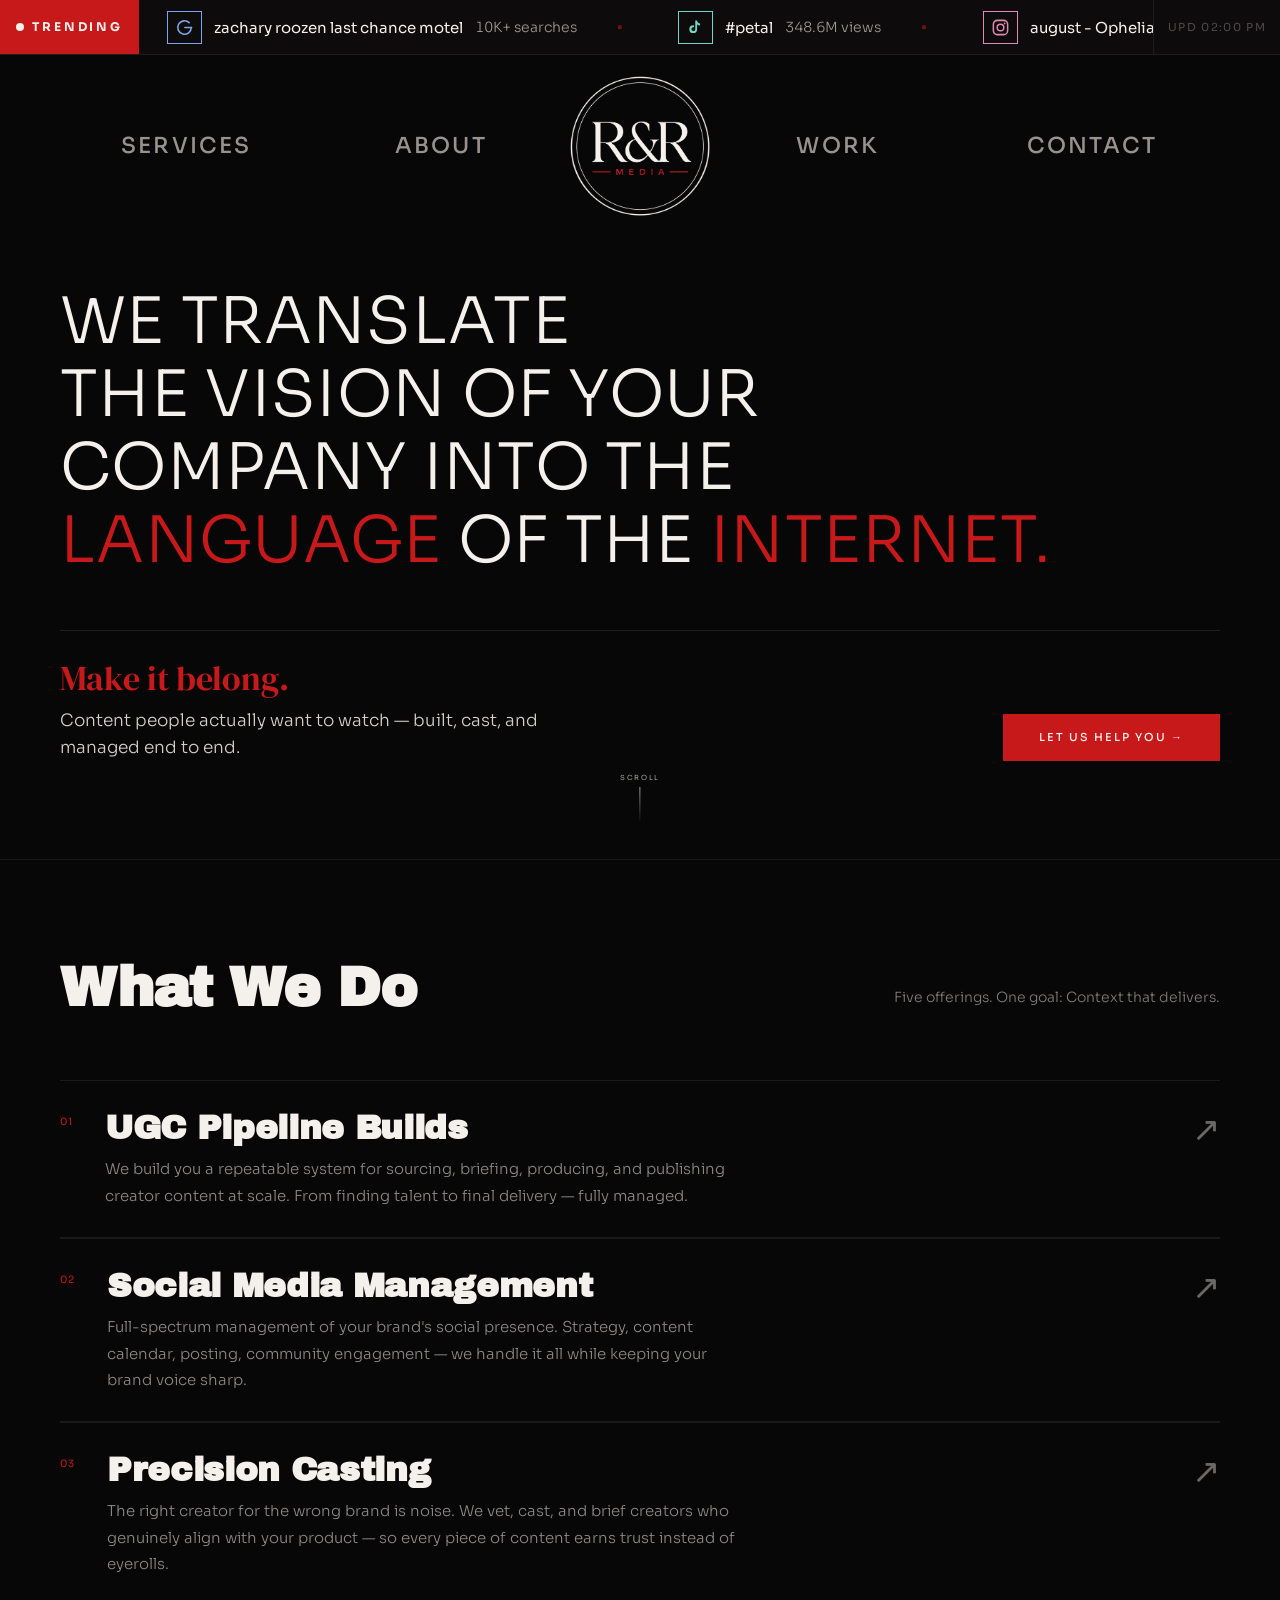
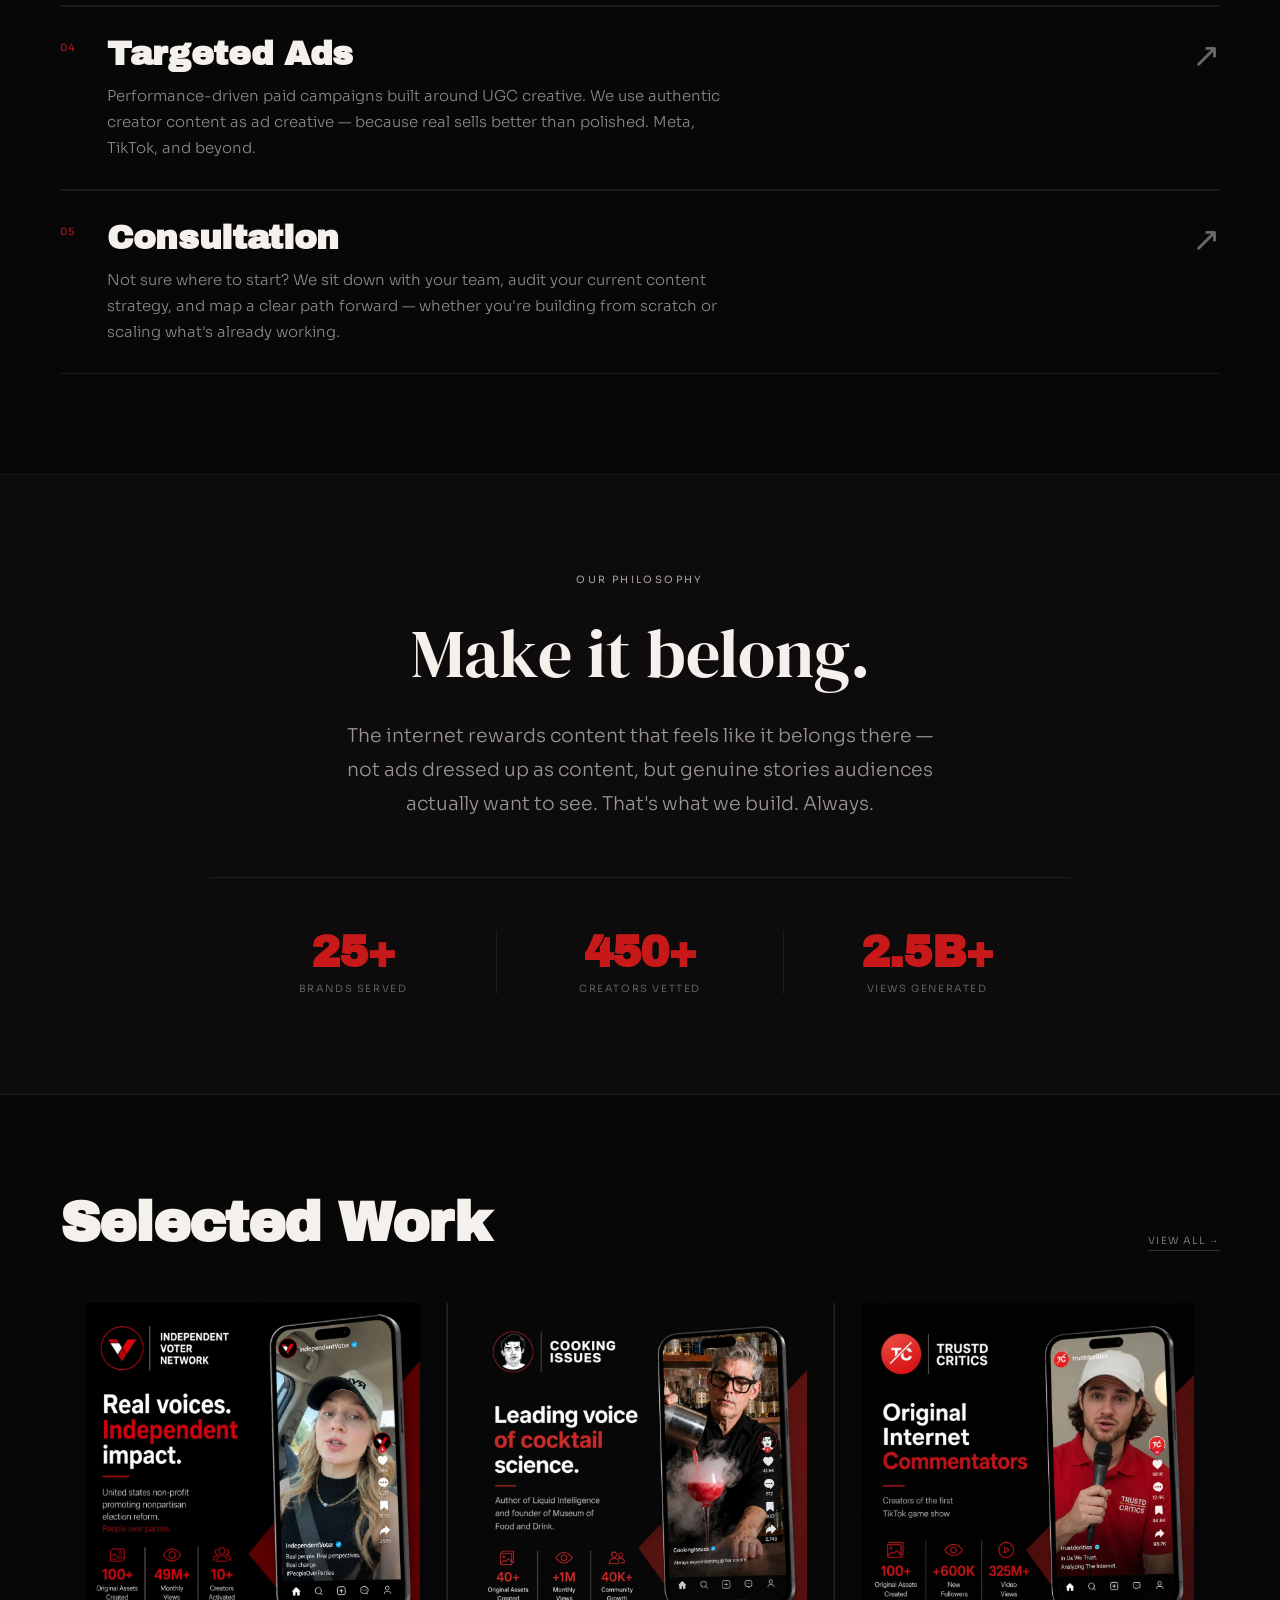
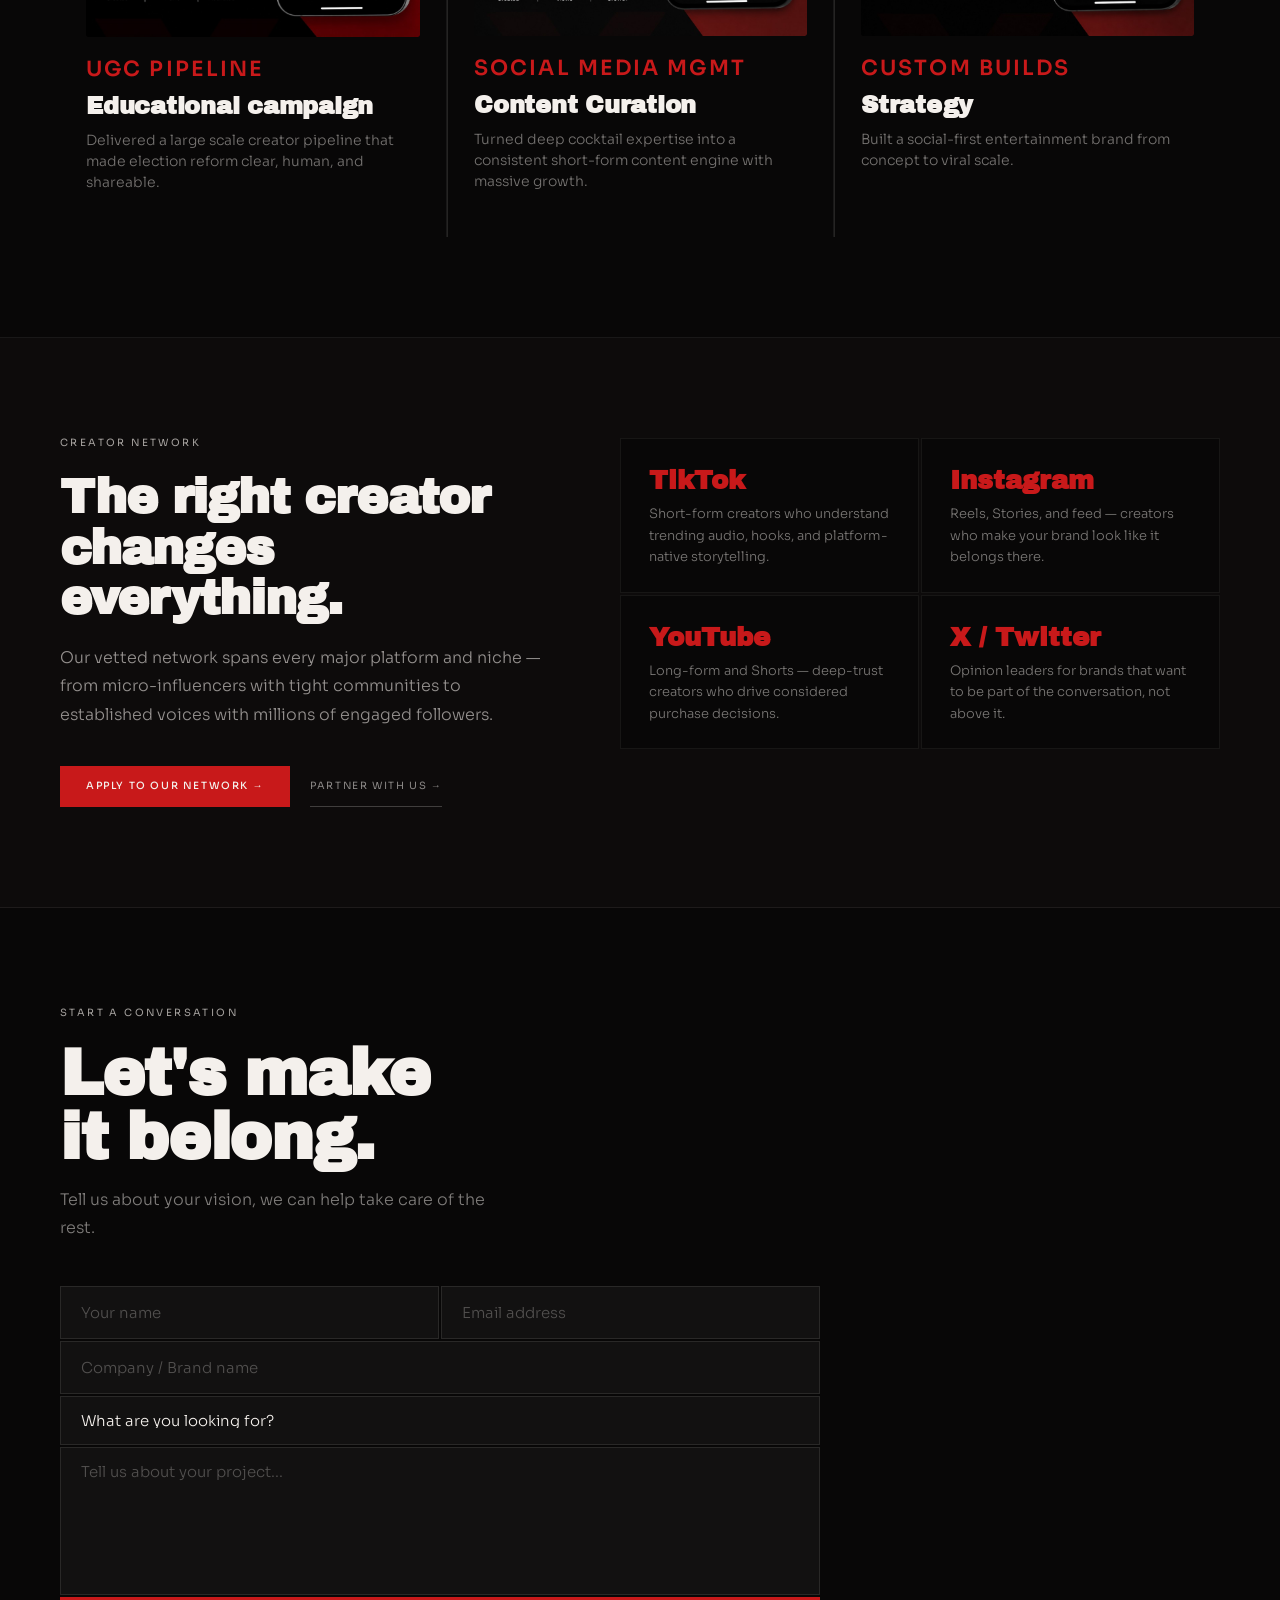
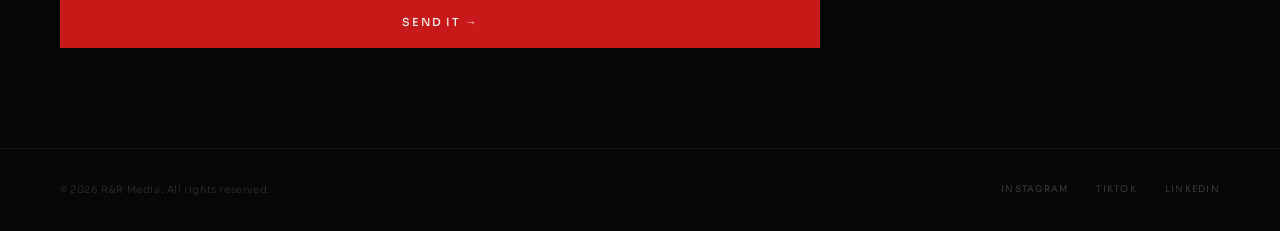
<file: index.html>
<!DOCTYPE html>
<html lang="en">
<head>
<meta charset="utf-8">
<meta name="viewport" content="width=device-width, initial-scale=1, viewport-fit=cover">
<title>R&amp;R Media — Content people actually want to watch</title>
<meta name="description" content="R&amp;R Media builds UGC pipelines, manages social presence, casts creators, and runs performance ads for brands that want content people actually watch.">
<link rel="stylesheet" href="css/styles.css">
<link rel="stylesheet" href="css/home.css">
</head>
<body class="">

<!-- ── Trending ticker (filled from trends/feed.json by js/app.js) ────────── -->
<div class="ttk-bar" role="marquee" aria-label="Trending topics ticker">
  <div class="ttk-label"><span class="ttk-dot"></span><span>TRENDING</span></div>
  <div class="ttk-window"><div class="ttk-track"></div></div>
  <div class="ttk-upd">LIVE</div>
</div>

<!-- ── Nav ────────────────────────────────────────────────────────────────── -->
<nav id="rr-nav">
  <div class="rr-navgrp">
    <a href="#services" class="rrnav-link"><span class="rrnav-roll"><span>Services</span><span aria-hidden="true">Services</span></span></a>
    <a href="#about" class="rrnav-link"><span class="rrnav-roll"><span>About</span><span aria-hidden="true">About</span></span></a>
  </div>

  <a href="#home" class="rr-nav-logo" aria-label="R&amp;R Media — home">
    <img src="assets/rr-badge.png" alt="R&amp;R Media" class="rr-logo-static">
    <img src="assets/rr-badge-inv.png" alt="" class="rr-logo-inv">
    <img src="assets/rr-badge-flat.png" alt="" class="rr-logo-flat">
  </a>

  <div class="rr-navgrp">
    <a href="#work" class="rrnav-link"><span class="rrnav-roll"><span>Work</span><span aria-hidden="true">Work</span></span></a>
    <a href="#contact" class="rrnav-link"><span class="rrnav-roll"><span>Contact</span><span aria-hidden="true">Contact</span></span></a>
  </div>

  <button id="rr-menu-btn" aria-label="Menu">
    <span class="rr-bar"></span><span class="rr-bar"></span><span class="rr-bar"></span>
  </button>
</nav>

<div id="rr-mobile-menu">
  <a href="#services" class="rr-mm-link">Services</a>
  <a href="#about" class="rr-mm-link">About</a>
  <a href="#work" class="rr-mm-link">Work</a>
  <a href="#creators" class="rr-mm-link">Creators</a>
  <a href="#contact" class="rr-mm-link rr-mm-cta">Get in touch</a>
</div>

<div class="rr-navpad"></div>

<!-- ── Hero ───────────────────────────────────────────────────────────────── -->
<section id="home">
  <div class="hero-grid">
    <div>
      <div class="hero-eyebrow" data-reveal>The question every brand is asking &mdash;</div>
      <div class="rr-h1" data-reveal data-d="1">How do you</div>
      <div class="rr-h1" data-reveal data-d="2">create content</div>
      <div class="rr-italic" data-reveal data-d="3">people actually</div>
      <div class="rr-h1" data-reveal data-d="4" style="margin-top:10px;">want to watch?</div>
    </div>
  </div>

  <div class="rr-ansrow" data-reveal data-d="5">
    <div class="ans-copy">
      <span class="ans-lede">Make it belong.</span>
      <span class="ans-sub">We translate the vision of your company into the language of the internet.</span>
    </div>
    <a href="#contact" class="btn-red">Let us help you →</a>
  </div>

  <div class="scroll-cue"><span>Scroll</span><i></i></div>
</section>

<!-- ── Services ───────────────────────────────────────────────────────────── -->
<section id="services" class="sec">
  <div class="sec-head" data-reveal>
    <h2>What We Do</h2>
    <p>Five offerings. One goal: Context that delivers.</p>
  </div>

  <a href="services.html#ugc-pipeline" class="svc-link">
    <div class="svc-row" data-reveal>
      <span class="svc-num">01</span>
      <div style="flex:1;">
        <div class="svc-title">UGC Pipeline Builds</div>
        <div class="svc-desc">We build you a repeatable system for sourcing, briefing, producing, and publishing creator content at scale. From finding talent to final delivery — fully managed.
        </div>
      </div>
      <span class="svc-arrow">↗</span>
    </div>
  </a>

  <a href="services.html#social-media" class="svc-link">
    <div class="svc-row" data-reveal data-d="1">
      <span class="svc-num">02</span>
      <div style="flex:1;">
        <div class="svc-title">Social Media Management</div>
        <div class="svc-desc">Full-spectrum management of your brand's social presence. Strategy, content calendar, posting, community engagement — we handle it all while keeping your brand voice sharp.
        </div>
      </div>
      <span class="svc-arrow">↗</span>
    </div>
  </a>

  <a href="services.html#casting" class="svc-link">
    <div class="svc-row" data-reveal data-d="2">
      <span class="svc-num">03</span>
      <div style="flex:1;">
        <div class="svc-title">Precision Casting</div>
        <div class="svc-desc">The right creator for the wrong brand is noise. We vet, cast, and brief creators who genuinely align with your product — so every piece of content earns trust instead of eyerolls.
        </div>
      </div>
      <span class="svc-arrow">↗</span>
    </div>
  </a>

  <a href="services.html#targeted-ads" class="svc-link">
    <div class="svc-row" data-reveal data-d="3">
      <span class="svc-num">04</span>
      <div style="flex:1;">
        <div class="svc-title">Targeted Ads</div>
        <div class="svc-desc">Performance-driven paid campaigns built around UGC creative. We use authentic creator content as ad creative — because real sells better than polished. Meta, TikTok, and beyond.
        </div>
      </div>
      <span class="svc-arrow">↗</span>
    </div>
  </a>

  <a href="services.html#consultation" class="svc-link">
    <div class="svc-row" data-reveal data-d="4">
      <span class="svc-num">05</span>
      <div style="flex:1;">
        <div class="svc-title">Consultation</div>
        <div class="svc-desc">Not sure where to start? We sit down with your team, audit your current content strategy, and map a clear path forward — whether you're building from scratch or scaling what's already working.
        </div>
      </div>
      <span class="svc-arrow">↗</span>
    </div>
  </a>
</section>

<!-- ── Manifesto ──────────────────────────────────────────────────────────── -->
<section id="about" class="sec sec--panel">
  <div class="manifesto">
    <div class="eyebrow" data-reveal style="margin-bottom:32px;">Our Philosophy</div>
    <div class="rr-mhead" data-reveal data-d="1">Make it belong.</div>
    <div class="manifesto-body" data-reveal data-d="2">The internet rewards content that feels like it belongs there — not ads dressed up as content, but genuine stories audiences actually want to see. That's what we build. Always.</div>
    <div class="rr-stats" data-reveal data-d="3">
      <div><div class="stat-n">25+</div><div class="stat-l">Brands Served</div></div>
      <div><div class="stat-n">450+</div><div class="stat-l">Creators Vetted</div></div>
      <div><div class="stat-n">2.5B+</div><div class="stat-l">Views Generated</div></div>
    </div>
  </div>
</section>

<!-- ── Selected work ──────────────────────────────────────────────────────── -->
<section id="work" class="sec">
  <div class="work-head" data-reveal>
    <h2>Selected Work</h2>
    <a href="#contact" class="work-all">View all →</a>
  </div>

  <div class="rr-wgrid">
    <div class="work-card" data-reveal>
      <div class="work-shot"><img src="assets/work-ivp.jpg" alt="IVP — every voter deserves a voice that matters"></div>
      <div class="work-meta">
        <div class="work-kicker">UGC Pipeline</div>
        <div class="work-name">Educational campaign</div>
        <div class="work-stats">Delivered a large scale creator pipeline that made election reform clear, human, and shareable.</div>
      </div>
    </div>

    <div class="work-card" data-reveal data-d="1">
      <div class="work-shot"><img src="assets/work-cooking-issues.jpg" alt="Cooking Issues — leading voice of cocktail science"></div>
      <div class="work-meta">
        <div class="work-kicker">Social Media Mgmt</div>
        <div class="work-name">Content Curation</div>
        <div class="work-stats">Turned deep cocktail expertise into a consistent short-form content engine with massive growth.</div>
      </div>
    </div>

    <div class="work-card" data-reveal data-d="2">
      <div class="work-shot"><img src="assets/work-trustd-critics.jpg" alt="Trustd Critics — original internet commentators"></div>
      <div class="work-meta">
        <div class="work-kicker">Custom Builds</div>
        <div class="work-name">Strategy</div>
        <div class="work-stats">Built a social-first entertainment brand from concept to viral scale.</div>
      </div>
    </div>
  </div>
</section>

<!-- ── Creator network ────────────────────────────────────────────────────── -->
<section id="creators" class="sec sec--panel">
  <div class="rr-creators">
    <div class="creators-copy">
      <div class="eyebrow" data-reveal style="margin-bottom:24px;">Creator Network</div>
      <div class="creators-head" data-reveal data-d="1">The right creator<br>changes everything.</div>
      <div class="creators-body" data-reveal data-d="2">Our vetted network spans every major platform and niche — from micro-influencers with tight communities to established voices with millions of engaged followers.</div>
      <div class="creators-cta" data-reveal data-d="3">
        <a href="#contact" data-audience="creator" class="btn-red btn-red--sm">Apply to our network →</a>
        <a href="#contact" data-audience="creator" class="btn-ghost">Partner with us →</a>
      </div>
    </div>

    <div class="rr-pgrid" data-reveal>
      <div class="platform-tile">
        <h3>TikTok</h3>
        <p>Short-form creators who understand trending audio, hooks, and platform-native storytelling.</p>
      </div>
      <div class="platform-tile">
        <h3>Instagram</h3>
        <p>Reels, Stories, and feed — creators who make your brand look like it belongs there.</p>
      </div>
      <div class="platform-tile">
        <h3>YouTube</h3>
        <p>Long-form and Shorts — deep-trust creators who drive considered purchase decisions.</p>
      </div>
      <div class="platform-tile">
        <h3>X / Twitter</h3>
        <p>Opinion leaders for brands that want to be part of the conversation, not above it.</p>
      </div>
    </div>
  </div>
</section>

<!-- ── Contact ────────────────────────────────────────────────────────────── -->
<section id="contact" class="sec">
  <div class="contact-wrap">
    <div class="eyebrow" id="ct-eyebrow" data-reveal>Start a conversation</div>
    <div class="contact-head" id="ct-head" data-reveal data-d="1">Let's make<br>it belong.</div>
    <div class="contact-body" id="ct-body" data-reveal data-d="2">Tell us about your vision, we can help take care of the rest.</div>

    <form id="contact-form" data-reveal data-d="3" method="POST" action="https://api.web3forms.com/submit">
      <input type="hidden" name="access_key" value="8e66ccb9-dcfa-4c1c-9318-4800d2a3a6a7">
      <input type="hidden" name="subject" value="New R&amp;R Media enquiry">
      <input type="hidden" name="from_name" value="R&amp;R Media Website">
      <input type="checkbox" name="botcheck" tabindex="-1" aria-hidden="true" style="display:none">
      <div class="rr-frow">
        <input type="text" id="ct-name" name="name" placeholder="Your name" required autocomplete="name">
        <input type="email" name="email" placeholder="Email address" required autocomplete="email">
      </div>
      <input type="text" id="ct-org" name="company" placeholder="Company / Brand name" autocomplete="organization">
      <select id="ct-select" name="interest">
        <option value="" disabled selected>What are you looking for?</option>
        <option>UGC Pipeline Build</option>
        <option>Social Media Management</option>
        <option>Precision Casting</option>
        <option>Targeted Ads</option>
        <option>Consultation</option>
        <option>Something else</option>
      </select>
      <textarea id="ct-message" name="message" placeholder="Tell us about your project..." required></textarea>

      <!-- Which CTA sent them here — filled by js/app.js -->
      <input type="hidden" id="lead_cta" name="lead_cta">
      <input type="hidden" id="lead_section" name="lead_section">
      <input type="hidden" id="lead_page" name="lead_page">
      <input type="hidden" id="lead_clicked_at" name="lead_clicked_at">
      <input type="hidden" id="lead_entry" name="lead_entry">
      <input type="hidden" id="lead_audience" name="lead_audience" value="brand">

      <button type="submit" id="ct-submit" class="btn-red">Send it →</button>
      <div id="ct-status" role="status" aria-live="polite" hidden></div>
    </form>
  </div>
</section>

<!-- ── Footer ─────────────────────────────────────────────────────────────── -->
<footer>
  <span class="footer-copy">© 2026 R&amp;R Media. All rights reserved.</span>
  <div class="footer-social">
    <a href="#">Instagram</a>
    <a href="#">TikTok</a>
    <a href="#">LinkedIn</a>
  </div>
</footer>

<script src="js/ab.js"></script>
<script src="js/app.js"></script>
</body>
</html>
</file>
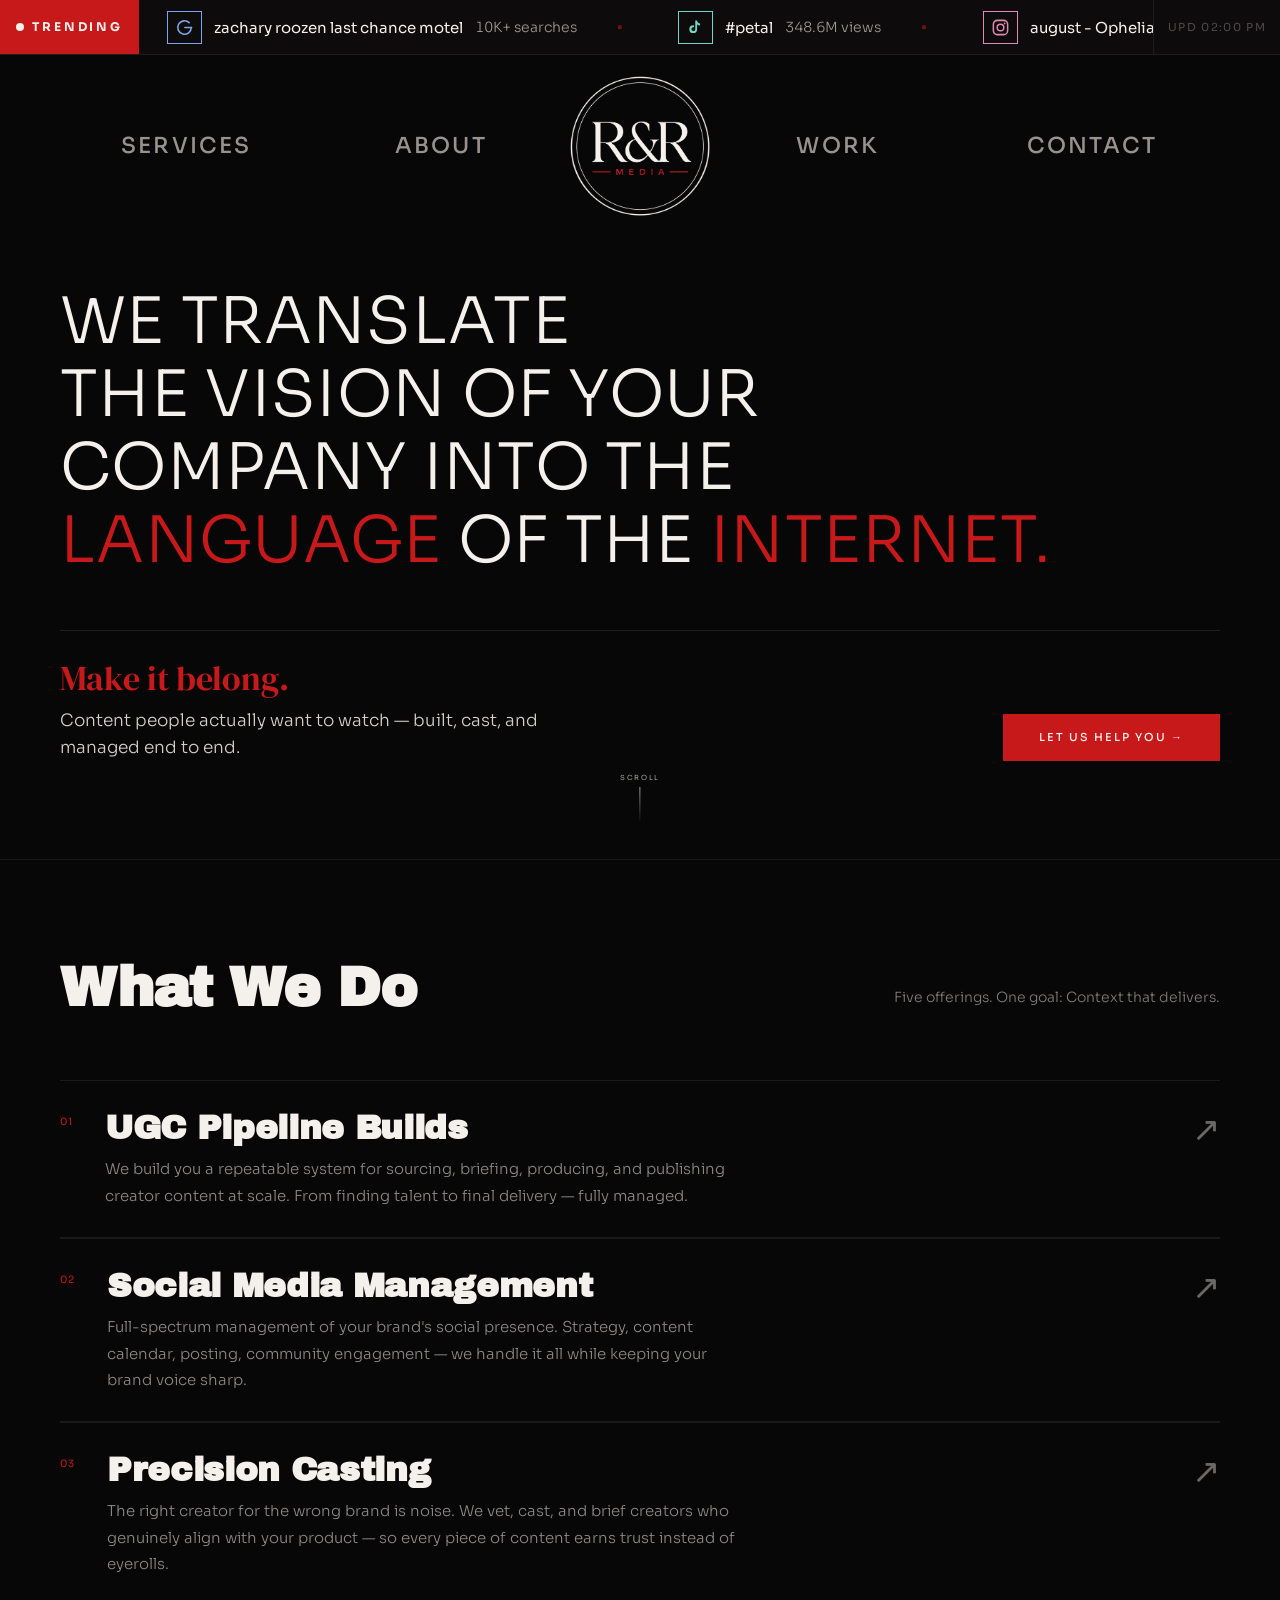
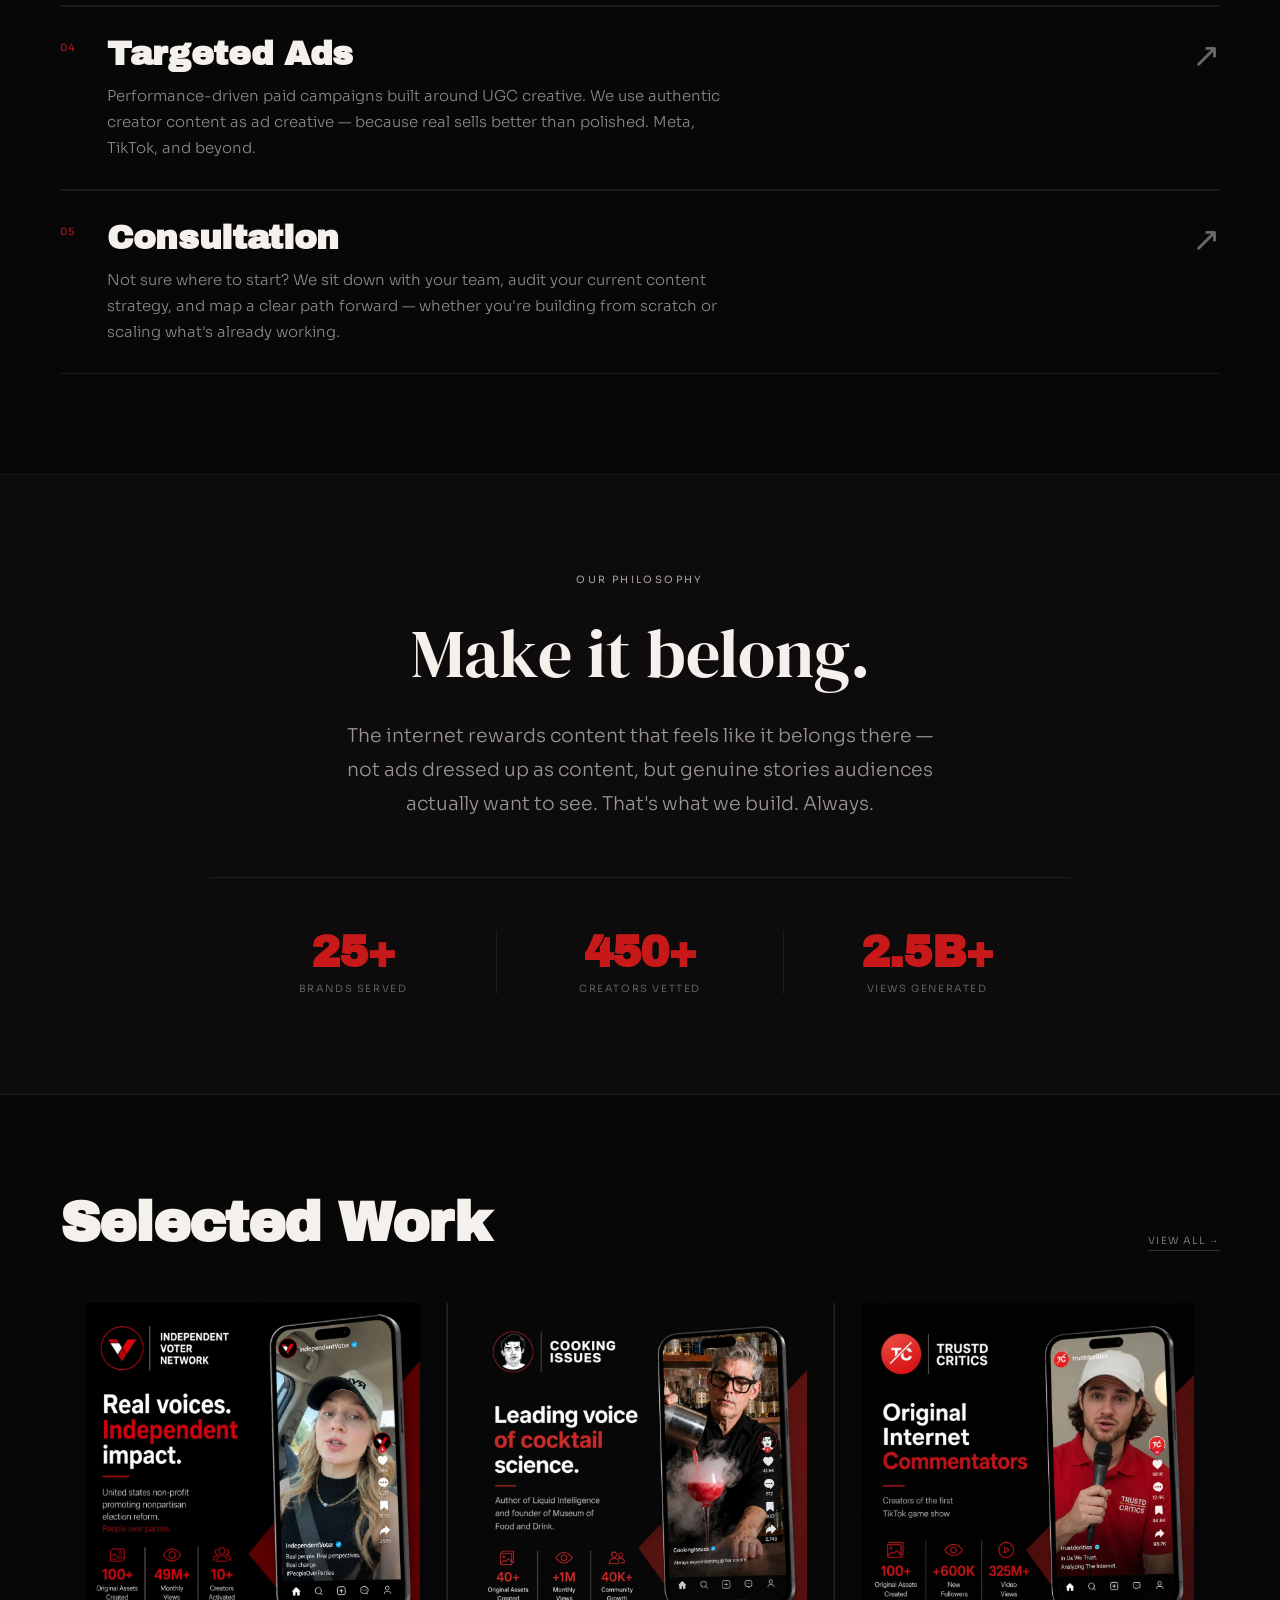
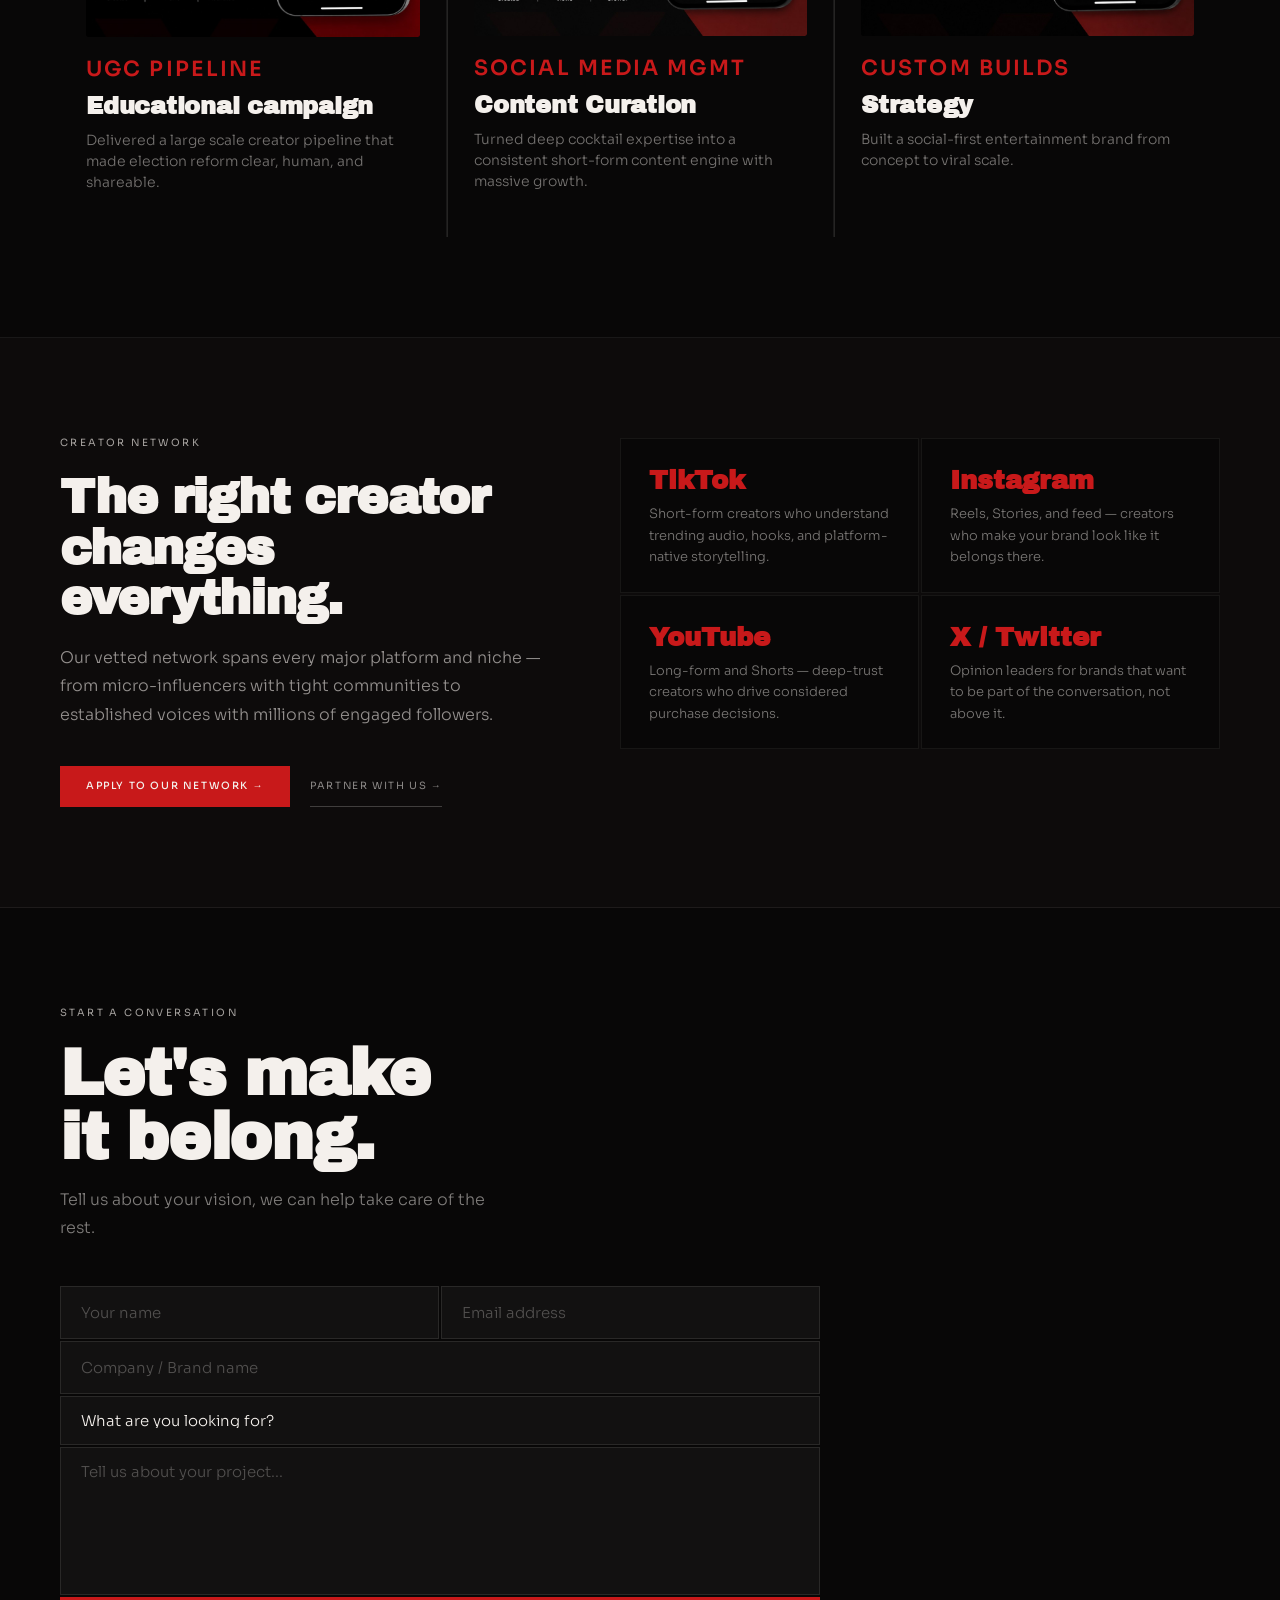
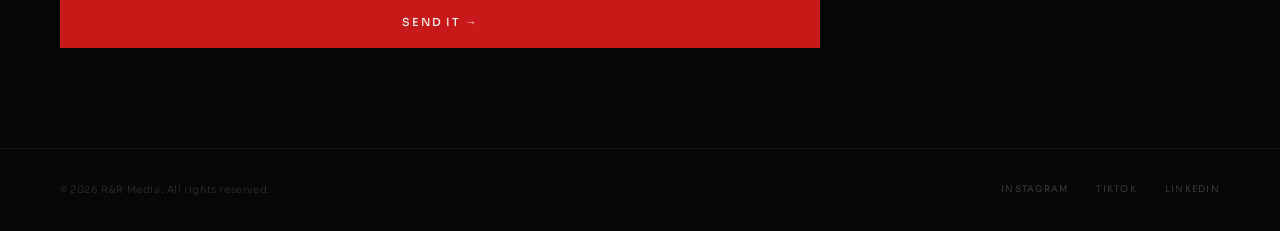
<file: index2.html>
<!DOCTYPE html>
<html lang="en">
<head>
<meta charset="utf-8">
<meta name="viewport" content="width=device-width, initial-scale=1, viewport-fit=cover">
<title>R&amp;R Media — Content people actually want to watch</title>
<meta name="description" content="R&amp;R Media builds UGC pipelines, manages social presence, casts creators, and runs performance ads for brands that want content people actually watch.">
<link rel="stylesheet" href="css/styles.css">
<link rel="stylesheet" href="css/home.css">
<link rel="stylesheet" href="css/home2.css">
</head>
<body class="">

<!-- ── Trending ticker (filled from trends/feed.json by js/app.js) ────────── -->
<div class="ttk-bar" role="marquee" aria-label="Trending topics ticker">
  <div class="ttk-label"><span class="ttk-dot"></span><span>TRENDING</span></div>
  <div class="ttk-window"><div class="ttk-track"></div></div>
  <div class="ttk-upd">LIVE</div>
</div>

<!-- ── Nav ────────────────────────────────────────────────────────────────── -->
<nav id="rr-nav">
  <div class="rr-navgrp">
    <a href="#services" class="rrnav-link"><span class="rrnav-roll"><span>Services</span><span aria-hidden="true">Services</span></span></a>
    <a href="#about" class="rrnav-link"><span class="rrnav-roll"><span>About</span><span aria-hidden="true">About</span></span></a>
  </div>

  <a href="#home" class="rr-nav-logo" aria-label="R&amp;R Media — home">
    <img src="assets/rr-badge.png" alt="R&amp;R Media" class="rr-logo-static">
    <img src="assets/rr-badge-inv.png" alt="" class="rr-logo-inv">
    <img src="assets/rr-badge-flat.png" alt="" class="rr-logo-flat">
  </a>

  <div class="rr-navgrp">
    <a href="#work" class="rrnav-link"><span class="rrnav-roll"><span>Work</span><span aria-hidden="true">Work</span></span></a>
    <a href="#contact" class="rrnav-link"><span class="rrnav-roll"><span>Contact</span><span aria-hidden="true">Contact</span></span></a>
  </div>

  <button id="rr-menu-btn" aria-label="Menu">
    <span class="rr-bar"></span><span class="rr-bar"></span><span class="rr-bar"></span>
  </button>
</nav>

<div id="rr-mobile-menu">
  <a href="#services" class="rr-mm-link">Services</a>
  <a href="#about" class="rr-mm-link">About</a>
  <a href="#work" class="rr-mm-link">Work</a>
  <a href="#creators" class="rr-mm-link">Creators</a>
  <a href="#contact" class="rr-mm-link rr-mm-cta">Get in touch</a>
</div>

<div class="rr-navpad"></div>

<!-- ── Hero ───────────────────────────────────────────────────────────────── -->
<section id="home">
  <div class="hero-grid">
    <div>
      <div class="hero-statement" data-reveal>We translate</div>
      <div class="hero-statement" data-reveal data-d="1">the vision of your</div>
      <div class="hero-statement" data-reveal data-d="2">company into the</div>
      <div class="hero-statement" data-reveal data-d="3"><span class="ans-hi">language</span> of the <span class="ans-hi">internet.</span></div>
    </div>
  </div>

  <div class="rr-ansrow" data-reveal data-d="5">
    <div class="ans-copy">
      <span class="ans-lede">Make it belong.</span>
      <span class="ans-sub">Content people actually want to watch &mdash; built, cast, and managed end to end.</span>
    </div>
    <a href="#contact" class="btn-red">Let us help you →</a>
  </div>

  <div class="scroll-cue"><span>Scroll</span><i></i></div>
</section>

<!-- ── Services ───────────────────────────────────────────────────────────── -->
<section id="services" class="sec">
  <div class="sec-head" data-reveal>
    <h2>What We Do</h2>
    <p>Five offerings. One goal: Context that delivers.</p>
  </div>

  <a href="services.html#ugc-pipeline" class="svc-link">
    <div class="svc-row" data-reveal>
      <span class="svc-num">01</span>
      <div style="flex:1;">
        <div class="svc-title">UGC Pipeline Builds</div>
        <div class="svc-desc">We build you a repeatable system for sourcing, briefing, producing, and publishing creator content at scale. From finding talent to final delivery — fully managed.
        </div>
      </div>
      <span class="svc-arrow">↗</span>
    </div>
  </a>

  <a href="services.html#social-media" class="svc-link">
    <div class="svc-row" data-reveal data-d="1">
      <span class="svc-num">02</span>
      <div style="flex:1;">
        <div class="svc-title">Social Media Management</div>
        <div class="svc-desc">Full-spectrum management of your brand's social presence. Strategy, content calendar, posting, community engagement — we handle it all while keeping your brand voice sharp.
        </div>
      </div>
      <span class="svc-arrow">↗</span>
    </div>
  </a>

  <a href="services.html#casting" class="svc-link">
    <div class="svc-row" data-reveal data-d="2">
      <span class="svc-num">03</span>
      <div style="flex:1;">
        <div class="svc-title">Precision Casting</div>
        <div class="svc-desc">The right creator for the wrong brand is noise. We vet, cast, and brief creators who genuinely align with your product — so every piece of content earns trust instead of eyerolls.
        </div>
      </div>
      <span class="svc-arrow">↗</span>
    </div>
  </a>

  <a href="services.html#targeted-ads" class="svc-link">
    <div class="svc-row" data-reveal data-d="3">
      <span class="svc-num">04</span>
      <div style="flex:1;">
        <div class="svc-title">Targeted Ads</div>
        <div class="svc-desc">Performance-driven paid campaigns built around UGC creative. We use authentic creator content as ad creative — because real sells better than polished. Meta, TikTok, and beyond.
        </div>
      </div>
      <span class="svc-arrow">↗</span>
    </div>
  </a>

  <a href="services.html#consultation" class="svc-link">
    <div class="svc-row" data-reveal data-d="4">
      <span class="svc-num">05</span>
      <div style="flex:1;">
        <div class="svc-title">Consultation</div>
        <div class="svc-desc">Not sure where to start? We sit down with your team, audit your current content strategy, and map a clear path forward — whether you're building from scratch or scaling what's already working.
        </div>
      </div>
      <span class="svc-arrow">↗</span>
    </div>
  </a>
</section>

<!-- ── Manifesto ──────────────────────────────────────────────────────────── -->
<section id="about" class="sec sec--panel">
  <div class="manifesto">
    <div class="eyebrow" data-reveal style="margin-bottom:32px;">Our Philosophy</div>
    <div class="rr-mhead" data-reveal data-d="1">Make it belong.</div>
    <div class="manifesto-body" data-reveal data-d="2">The internet rewards content that feels like it belongs there — not ads dressed up as content, but genuine stories audiences actually want to see. That's what we build. Always.</div>
    <div class="rr-stats" data-reveal data-d="3">
      <div><div class="stat-n">25+</div><div class="stat-l">Brands Served</div></div>
      <div><div class="stat-n">450+</div><div class="stat-l">Creators Vetted</div></div>
      <div><div class="stat-n">2.5B+</div><div class="stat-l">Views Generated</div></div>
    </div>
  </div>
</section>

<!-- ── Selected work ──────────────────────────────────────────────────────── -->
<section id="work" class="sec">
  <div class="work-head" data-reveal>
    <h2>Selected Work</h2>
    <a href="#contact" class="work-all">View all →</a>
  </div>

  <div class="rr-wgrid">
    <div class="work-card" data-reveal>
      <div class="work-shot"><img src="assets/work-ivp.jpg" alt="IVP — every voter deserves a voice that matters"></div>
      <div class="work-meta">
        <div class="work-kicker">UGC Pipeline</div>
        <div class="work-name">Educational campaign</div>
        <div class="work-stats">Delivered a large scale creator pipeline that made election reform clear, human, and shareable.</div>
      </div>
    </div>

    <div class="work-card" data-reveal data-d="1">
      <div class="work-shot"><img src="assets/work-cooking-issues.jpg" alt="Cooking Issues — leading voice of cocktail science"></div>
      <div class="work-meta">
        <div class="work-kicker">Social Media Mgmt</div>
        <div class="work-name">Content Curation</div>
        <div class="work-stats">Turned deep cocktail expertise into a consistent short-form content engine with massive growth.</div>
      </div>
    </div>

    <div class="work-card" data-reveal data-d="2">
      <div class="work-shot"><img src="assets/work-trustd-critics.jpg" alt="Trustd Critics — original internet commentators"></div>
      <div class="work-meta">
        <div class="work-kicker">Custom Builds</div>
        <div class="work-name">Strategy</div>
        <div class="work-stats">Built a social-first entertainment brand from concept to viral scale.</div>
      </div>
    </div>
  </div>
</section>

<!-- ── Creator network ────────────────────────────────────────────────────── -->
<section id="creators" class="sec sec--panel">
  <div class="rr-creators">
    <div class="creators-copy">
      <div class="eyebrow" data-reveal style="margin-bottom:24px;">Creator Network</div>
      <div class="creators-head" data-reveal data-d="1">The right creator<br>changes everything.</div>
      <div class="creators-body" data-reveal data-d="2">Our vetted network spans every major platform and niche — from micro-influencers with tight communities to established voices with millions of engaged followers.</div>
      <div class="creators-cta" data-reveal data-d="3">
        <a href="#contact" data-audience="creator" class="btn-red btn-red--sm">Apply to our network →</a>
        <a href="#contact" data-audience="creator" class="btn-ghost">Partner with us →</a>
      </div>
    </div>

    <div class="rr-pgrid" data-reveal>
      <div class="platform-tile">
        <h3>TikTok</h3>
        <p>Short-form creators who understand trending audio, hooks, and platform-native storytelling.</p>
      </div>
      <div class="platform-tile">
        <h3>Instagram</h3>
        <p>Reels, Stories, and feed — creators who make your brand look like it belongs there.</p>
      </div>
      <div class="platform-tile">
        <h3>YouTube</h3>
        <p>Long-form and Shorts — deep-trust creators who drive considered purchase decisions.</p>
      </div>
      <div class="platform-tile">
        <h3>X / Twitter</h3>
        <p>Opinion leaders for brands that want to be part of the conversation, not above it.</p>
      </div>
    </div>
  </div>
</section>

<!-- ── Contact ────────────────────────────────────────────────────────────── -->
<section id="contact" class="sec">
  <div class="contact-wrap">
    <div class="eyebrow" id="ct-eyebrow" data-reveal>Start a conversation</div>
    <div class="contact-head" id="ct-head" data-reveal data-d="1">Let's make<br>it belong.</div>
    <div class="contact-body" id="ct-body" data-reveal data-d="2">Tell us about your vision, we can help take care of the rest.</div>

    <form id="contact-form" data-reveal data-d="3" method="POST" action="https://api.web3forms.com/submit">
      <input type="hidden" name="access_key" value="8e66ccb9-dcfa-4c1c-9318-4800d2a3a6a7">
      <input type="hidden" name="subject" value="New R&amp;R Media enquiry">
      <input type="hidden" name="from_name" value="R&amp;R Media Website">
      <input type="checkbox" name="botcheck" tabindex="-1" aria-hidden="true" style="display:none">
      <div class="rr-frow">
        <input type="text" id="ct-name" name="name" placeholder="Your name" required autocomplete="name">
        <input type="email" name="email" placeholder="Email address" required autocomplete="email">
      </div>
      <input type="text" id="ct-org" name="company" placeholder="Company / Brand name" autocomplete="organization">
      <select id="ct-select" name="interest">
        <option value="" disabled selected>What are you looking for?</option>
        <option>UGC Pipeline Build</option>
        <option>Social Media Management</option>
        <option>Precision Casting</option>
        <option>Targeted Ads</option>
        <option>Consultation</option>
        <option>Something else</option>
      </select>
      <textarea id="ct-message" name="message" placeholder="Tell us about your project..." required></textarea>

      <!-- Which CTA sent them here — filled by js/app.js -->
      <input type="hidden" id="lead_cta" name="lead_cta">
      <input type="hidden" id="lead_section" name="lead_section">
      <input type="hidden" id="lead_page" name="lead_page">
      <input type="hidden" id="lead_clicked_at" name="lead_clicked_at">
      <input type="hidden" id="lead_entry" name="lead_entry">
      <input type="hidden" id="lead_audience" name="lead_audience" value="brand">

      <button type="submit" id="ct-submit" class="btn-red">Send it →</button>
      <div id="ct-status" role="status" aria-live="polite" hidden></div>
    </form>
  </div>
</section>

<!-- ── Footer ─────────────────────────────────────────────────────────────── -->
<footer>
  <span class="footer-copy">© 2026 R&amp;R Media. All rights reserved.</span>
  <div class="footer-social">
    <a href="#">Instagram</a>
    <a href="#">TikTok</a>
    <a href="#">LinkedIn</a>
  </div>
</footer>

<script src="js/ab.js"></script>
<script src="js/app.js"></script>
</body>
</html>
</file>
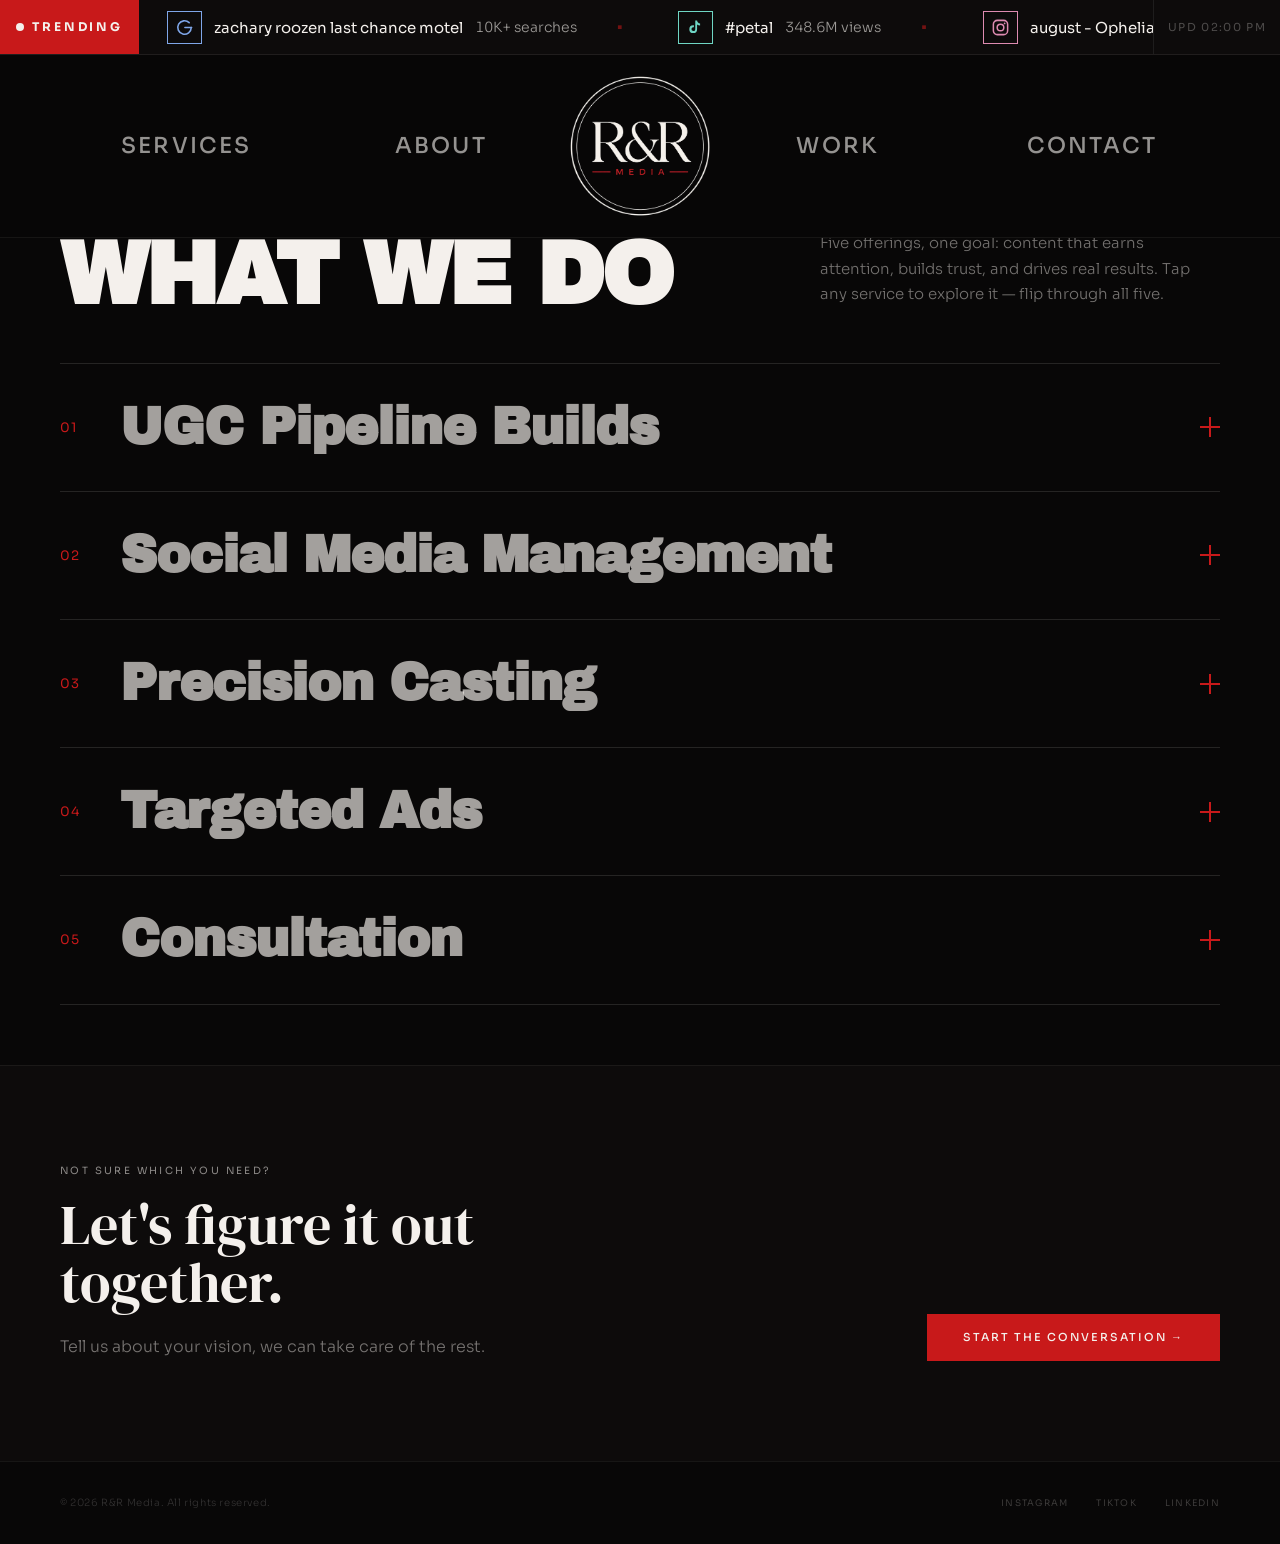
<file: services.html>
<!DOCTYPE html>
<html lang="en">
<head>
<meta charset="utf-8">
<meta name="viewport" content="width=device-width, initial-scale=1, viewport-fit=cover">
<title>Services — R&amp;R Media</title>
<meta name="description" content="UGC pipeline builds, social media management, precision casting, targeted ads, and consultation from R&amp;R Media.">
<link rel="stylesheet" href="css/styles.css">
<link rel="stylesheet" href="css/services.css">
</head>
<body>

<!-- ── Trending ticker (filled from trends/feed.json by js/app.js) ────────── -->
<div class="ttk-bar" role="marquee" aria-label="Trending topics ticker">
  <div class="ttk-label"><span class="ttk-dot"></span><span>TRENDING</span></div>
  <div class="ttk-window"><div class="ttk-track"></div></div>
  <div class="ttk-upd">LIVE</div>
</div>

<!-- ── Nav ────────────────────────────────────────────────────────────────── -->
<nav id="rr-nav" data-solid>
  <div class="rr-navgrp">
    <a href="index.html#services" class="rrnav-link"><span class="rrnav-roll"><span>Services</span><span aria-hidden="true">Services</span></span></a>
    <a href="index.html#about" class="rrnav-link"><span class="rrnav-roll"><span>About</span><span aria-hidden="true">About</span></span></a>
  </div>

  <a href="index.html#home" class="rr-nav-logo" aria-label="R&amp;R Media — home">
    <img src="assets/rr-badge.png" alt="R&amp;R Media" class="rr-logo-static">
    <img src="assets/rr-badge-inv.png" alt="" class="rr-logo-inv">
    <img src="assets/rr-badge-flat.png" alt="" class="rr-logo-flat">
  </a>

  <div class="rr-navgrp">
    <a href="index.html#work" class="rrnav-link"><span class="rrnav-roll"><span>Work</span><span aria-hidden="true">Work</span></span></a>
    <a href="index.html#contact" class="rrnav-link"><span class="rrnav-roll"><span>Contact</span><span aria-hidden="true">Contact</span></span></a>
  </div>

  <button id="rr-menu-btn" aria-label="Menu">
    <span class="rr-bar"></span><span class="rr-bar"></span><span class="rr-bar"></span>
  </button>
</nav>

<div id="rr-mobile-menu">
  <a href="index.html#services" class="rr-mm-link">Services</a>
  <a href="index.html#about" class="rr-mm-link">About</a>
  <a href="index.html#work" class="rr-mm-link">Work</a>
  <a href="index.html#creators" class="rr-mm-link">Creators</a>
  <a href="index.html#contact" class="rr-mm-link rr-mm-cta">Get in touch</a>
</div>

<div class="rr-navpad"></div>

<!-- HERO -->
<section class="rr-sec" style="padding:80px 60px 48px;">
  <div data-reveal style="font:400 10px/1 'Sora',sans-serif;letter-spacing:0.24em;text-transform:uppercase;color:rgba(244,240,236,0.55);margin-bottom:20px;">Services</div>
  <div data-reveal data-d="1" style="display:flex;align-items:flex-end;justify-content:space-between;gap:40px;flex-wrap:wrap;">
    <h1 style="font:900 clamp(48px,7vw,88px)/0.9 'Archivo Black',sans-serif;color:#F4F0EC;letter-spacing:-0.03em;text-transform:uppercase;">What We Do</h1>
    <p style="font:300 15px/1.7 'Sora',sans-serif;color:rgba(244,240,236,0.45);max-width:400px;padding-bottom:8px;">Five offerings, one goal: content that earns attention, builds trust, and drives real results. Tap any service to explore it — flip through all five.</p>
  </div>
</section>

<!-- ACCORDION -->
<section class="rr-sec" style="padding:0 60px 60px;">

  <!-- 01 UGC -->
  <div class="svc-item" id="ugc-pipeline" data-svc>
    <div class="svc-header">
      <span class="svc-num">01</span>
      <span class="svc-name">UGC Pipeline Builds</span>
      <span class="svc-icon"><span class="svc-icon-h"></span><span class="svc-icon-v"></span></span>
    </div>
    <div class="svc-panel"><div class="svc-panel-inner"><div class="svc-panel-content" style="flex-direction:column;gap:0;">

      <!-- 01 header -->
      <div class="grow-el gd-1" style="font:900 clamp(30px,4vw,52px)/1.02 'Archivo Black',sans-serif;color:#F4F0EC;letter-spacing:-0.02em;text-transform:uppercase;display:none;">UGC Pipeline<br>Builds</div>

      <!-- PLANT-THE-SYSTEM CONCEPT -->
      <div class="grow-el gd-1 ugc-grow" style="width:100%;box-sizing:border-box;margin:36px 0 44px;background:#0B0909;border:1px solid rgba(244,240,236,0.06);overflow:hidden;">
        <div class="ugc-grow-main">
          <!-- R1C1 -->
          <div class="ugc-head" style="min-width:0;padding:20px 18px 0 20px;border-right:1px solid rgba(244,240,236,0.07);display:flex;flex-direction:column;justify-content:center;">
            <div style="font:900 clamp(37px,5vw,76px)/0.85 'Archivo Black',sans-serif;color:#F4F0EC;letter-spacing:-0.035em;text-transform:uppercase;">We build<br>the<br><span style="white-space:nowrap;">pipeline<span style="color:#C8191A;">.</span></span><br>You reap<br>the<br><span style="white-space:nowrap;">results<span style="color:#C8191A;">.</span></span></div>
            <img src="assets/ugc-swash.png" alt="" style="display:block;width:170px;max-width:72%;margin:8px 0 0;pointer-events:none;">
          </div>

          <!-- R1C2 -->
          <div class="ugc-band-wrap" style="position:relative;min-width:0;padding:28px 10px 0 0;box-sizing:border-box;align-self:end;">
            <img class="ugc-band" src="assets/ugc-band.png" alt="Seed to bloom — the UGC pipeline" style="display:block;width:100%;height:auto;">
          </div>

          <!-- R1–R2 C3 -->
          <div class="grow-el gd-6 ugc-stats" style="padding:40px 24px 46px 28px;border-left:1px solid rgba(244,240,236,0.07);min-width:0;display:flex;flex-direction:column;justify-content:center;gap:26px;">
            <div>
              <div style="font:900 17px/1 'Archivo Black',sans-serif;letter-spacing:0.04em;text-transform:uppercase;color:#C8191A;">Results</div>
              <span style="display:block;width:22px;height:1px;background:rgba(244,240,236,0.3);margin-top:12px;"></span>
            </div>
          <div><div style="font:900 clamp(28px,2.6vw,42px)/1 'Archivo Black',sans-serif;color:#C8191A;letter-spacing:-0.03em;">275M+</div><div style="font:400 9.5px/1.4 'Sora',sans-serif;letter-spacing:0.14em;text-transform:uppercase;color:rgba(244,240,236,0.45);margin-top:8px;">Views generated</div></div>
          <div><div style="font:900 clamp(28px,2.6vw,42px)/1 'Archivo Black',sans-serif;color:#C8191A;letter-spacing:-0.03em;">1000+</div><div style="font:400 9.5px/1.4 'Sora',sans-serif;letter-spacing:0.14em;text-transform:uppercase;color:rgba(244,240,236,0.45);margin-top:8px;">Videos delivered</div></div>
          <div><div style="font:900 clamp(28px,2.6vw,42px)/1 'Archivo Black',sans-serif;color:#C8191A;letter-spacing:-0.03em;">250+</div><div style="font:400 9.5px/1.4 'Sora',sans-serif;letter-spacing:0.14em;text-transform:uppercase;color:rgba(244,240,236,0.45);margin-top:8px;">Creators activated</div></div>
          </div>

          <!-- R2C1 -->
          <div class="ugc-head-foot" style="border-top:1px solid rgba(244,240,236,0.07);border-right:1px solid rgba(244,240,236,0.07);padding:24px 20px 30px;">
            <p style="font:300 22px/1.5 'Sora',sans-serif;color:rgba(244,240,236,0.5);">Built to scale<br>from 5 creators to 50+.</p>
          </div>

          <!-- R2C2 -->
          <div class="ugc-steps" style="display:grid;grid-template-columns:repeat(10,minmax(0,1fr));border-top:1px solid rgba(244,240,236,0.07);min-width:0;">
            <div class="ugc-step grow-el gd-3" style="grid-column:2 / span 2;position:relative;padding:24px 22px 30px;min-width:0;">
              <div style="font:900 22px/1 'Archivo Black',sans-serif;color:#C8191A;">01</div>
              <div style="font:900 17px/1.1 'Archivo Black',sans-serif;letter-spacing:0.01em;text-transform:uppercase;color:#F4F0EC;margin-top:8px;">Cast</div>
              <span style="display:block;width:22px;height:1px;background:rgba(244,240,236,0.3);margin:12px 0 12px;"></span>
              <p style="font:300 15.5px/1.55 'Sora',sans-serif;color:rgba(244,240,236,0.5);">The right creators.</p>
              <span class="ugc-chev" aria-hidden="true">›</span>
            </div>
            <div class="ugc-step grow-el gd-4" style="grid-column:4 / span 2;position:relative;padding:24px 22px 30px;min-width:0;">
              <div style="font:900 22px/1 'Archivo Black',sans-serif;color:#C8191A;">02</div>
              <div style="font:900 17px/1.1 'Archivo Black',sans-serif;letter-spacing:0.01em;text-transform:uppercase;color:#F4F0EC;margin-top:8px;">Create</div>
              <span style="display:block;width:22px;height:1px;background:rgba(244,240,236,0.3);margin:12px 0 12px;"></span>
              <p style="font:300 15.5px/1.55 'Sora',sans-serif;color:rgba(244,240,236,0.5);">Copy built to perform.</p>
              <span class="ugc-chev" aria-hidden="true">›</span>
            </div>
            <div class="ugc-step grow-el gd-5" style="grid-column:6 / span 2;position:relative;padding:24px 22px 30px;min-width:0;">
              <div style="font:900 22px/1 'Archivo Black',sans-serif;color:#C8191A;">03</div>
              <div style="font:900 17px/1.1 'Archivo Black',sans-serif;letter-spacing:0.01em;text-transform:uppercase;color:#F4F0EC;margin-top:8px;">Manage</div>
              <span style="display:block;width:22px;height:1px;background:rgba(244,240,236,0.3);margin:12px 0 12px;"></span>
              <p style="font:300 15.5px/1.55 'Sora',sans-serif;color:rgba(244,240,236,0.5);">Hands on daily.</p>
              <span class="ugc-chev" aria-hidden="true">›</span>
            </div>
            <div class="ugc-step grow-el gd-6" style="grid-column:8 / span 2;position:relative;padding:24px 22px 30px;min-width:0;">
              <div style="font:900 22px/1 'Archivo Black',sans-serif;color:#C8191A;">04</div>
              <div style="font:900 17px/1.1 'Archivo Black',sans-serif;letter-spacing:0.01em;text-transform:uppercase;color:#F4F0EC;margin-top:8px;">Optimize</div>
              <span style="display:block;width:22px;height:1px;background:rgba(244,240,236,0.3);margin:12px 0 12px;"></span>
              <p style="font:300 15.5px/1.55 'Sora',sans-serif;color:rgba(244,240,236,0.5);">Insights that sharpen the system</p>
              
            </div>
          </div>
        </div>
        <!-- banner -->
        <div class="ugc-banner" style="border-top:1px solid rgba(244,240,236,0.07);padding:20px 0;display:grid;grid-template-columns:24% minmax(0,1fr) 200px;align-items:center;"><span aria-hidden="true"></span><span class="ugc-banner-mid" style="display:grid;grid-template-columns:repeat(10,minmax(0,1fr));min-width:0;"><span class="ugc-banner-txt" style="grid-column:1 / span 8;text-align:center;font:700 13px/1 'Sora',sans-serif;letter-spacing:0.22em;text-transform:uppercase;color:#F4F0EC;"><span style="color:#C8191A;">One System.</span> Daily Content. Real Results.</span></span><a href="index.html#contact" class="btn-red" style="justify-self:end;margin-right:24px;font:500 11px/1 'Sora',sans-serif;letter-spacing:0.18em;text-transform:uppercase;color:#F4F0EC;background:#C8191A;padding:15px 30px;text-decoration:none;flex-shrink:0;white-space:nowrap;">Start a pipeline →</a></div>
      </div>


    </div></div></div>
  </div>

  <!-- 02 SOCIAL -->
  <div class="svc-item" id="social-media" data-svc>
    <div class="svc-header">
      <span class="svc-num">02</span>
      <span class="svc-name">Social Media Management</span>
      <span class="svc-icon"><span class="svc-icon-h"></span><span class="svc-icon-v"></span></span>
    </div>
    <div class="svc-panel"><div class="svc-panel-inner"><div class="svc-panel-content" style="flex-direction:column;gap:0;">
      <div style="width:100%;">
        <p class="sm-intro" style="max-width:560px;font:300 15px/1.7 'Sora',sans-serif;color:rgba(244,240,236,0.6);margin:0 0 28px;">Full-spectrum management of your brand's social presence. Strategy, content calendar, posting, and community engagement — we handle it all while keeping your brand voice sharp and consistent.</p>
      <div class="grow-el gd-5 car-stage">
        <div class="car-card-abs">
          <img src="assets/car-01-da.png" alt="Dumb Angel creator clip">
        </div>
        <div class="car-card-abs">
          <img src="assets/car-02-ivp.png" alt="Independent Voter creator clip">
        </div>
        <div class="car-card-abs">
          <img src="assets/car-03-vonshane.png" alt="Von Shane Animation creator clip">
        </div>
        <div class="car-card-abs">
          <img src="assets/car-04-moxy.png" alt="Moxy Hotels creator clip">
        </div>
        <div class="car-card-abs">
          <img src="assets/car-05-ritdye.png" alt="Rit Dye creator clip">
        </div>
        <div class="car-card-abs">
          <img src="assets/car-06-barcontra.png" alt="Bar Contra creator clip">
        </div>
        <div class="car-card-abs">
          <img src="assets/car-07-trustdcritics.png" alt="Trustd Critics creator clip">
        </div>
        <div class="car-card-abs">
          <img src="assets/car-08-breakingnow.png" alt="Breaking Now News creator clip">
        </div>
        <div class="car-card-abs">
          <img src="assets/car-09-vellachor.png" alt="Vellachor creator clip">
        </div>
        <div class="car-card-abs">
          <img src="assets/car-10-clutchclassic.png" alt="Clutch Classic creator clip">
        </div>
      </div>
      <div class="grow-el gd-6 car-dots">
          <button class="car-dot" data-car-dot="0" aria-label="Go to clip 1"></button>
          <button class="car-dot" data-car-dot="1" aria-label="Go to clip 2"></button>
          <button class="car-dot" data-car-dot="2" aria-label="Go to clip 3"></button>
          <button class="car-dot is-active" data-car-dot="3" aria-label="Go to clip 4"></button>
          <button class="car-dot" data-car-dot="4" aria-label="Go to clip 5"></button>
          <button class="car-dot" data-car-dot="5" aria-label="Go to clip 6"></button>
          <button class="car-dot" data-car-dot="6" aria-label="Go to clip 7"></button>
          <button class="car-dot" data-car-dot="7" aria-label="Go to clip 8"></button>
          <button class="car-dot" data-car-dot="8" aria-label="Go to clip 9"></button>
          <button class="car-dot" data-car-dot="9" aria-label="Go to clip 10"></button>
      </div>
      </div>
      <div class="grow-el gd-6" style="width:100%;display:flex;justify-content:flex-end;margin-top:20px;">
        <a href="index.html#contact" class="btn-red" style="font:500 11px/1 'Sora',sans-serif;letter-spacing:0.18em;text-transform:uppercase;color:#F4F0EC;background:#C8191A;padding:16px 32px;text-decoration:none;">Hand it over →</a>
      </div>

      <div class="sm-feature-row" style="width:100%;margin-top:48px;display:grid;grid-template-columns:repeat(4,1fr);gap:0;border-top:1px solid rgba(244,240,236,0.07);">
        <div class="grow-el gd-6" style="align-self:stretch;padding:26px 24px 30px;border-right:1px solid rgba(244,240,236,0.07);min-width:0;display:flex;flex-direction:column;">
          <div style="font:700 12px/1.3 'Sora',sans-serif;letter-spacing:0.08em;text-transform:uppercase;color:#F4F0EC;margin-bottom:10px;">Content Strategy</div>
          <p style="font:300 12.5px/1.7 'Sora',sans-serif;color:rgba(244,240,236,0.45);margin-bottom:20px;">A monthly calendar mapped to your goals, trends, and launches.</p>
          <span style="margin-top:auto;display:inline-flex;align-items:center;justify-content:center;width:40px;height:40px;border-radius:50%;border:1px solid rgba(200,25,26,0.55);color:#C8191A;"><svg viewBox="0 0 24 24" width="17" height="17" fill="none" stroke="currentColor" stroke-width="1.6"><rect x="3.5" y="4.5" width="17" height="16" rx="1.5"></rect><path d="M3.5 9h17M8 2.5v3.5M16 2.5v3.5"></path></svg></span>
        </div>
        <div class="grow-el gd-6" style="align-self:stretch;padding:26px 24px 30px;border-right:1px solid rgba(244,240,236,0.07);min-width:0;display:flex;flex-direction:column;">
          <div style="font:700 12px/1.3 'Sora',sans-serif;letter-spacing:0.08em;text-transform:uppercase;color:#F4F0EC;margin-bottom:10px;">Daily Posting</div>
          <p style="font:300 12.5px/1.7 'Sora',sans-serif;color:rgba(244,240,236,0.45);margin-bottom:20px;">We publish across every platform so your feed never goes quiet.</p>
          <span style="margin-top:auto;display:inline-flex;align-items:center;justify-content:center;width:40px;height:40px;border-radius:50%;border:1px solid rgba(200,25,26,0.55);color:#C8191A;"><svg viewBox="0 0 24 24" width="17" height="17" fill="none" stroke="currentColor" stroke-width="1.6"><path d="M3 11.5L21 4l-4 16-5-5-2.5 4z"></path><path d="M12 15l5-11"></path></svg></span>
        </div>
        <div class="grow-el gd-6" style="align-self:stretch;padding:26px 24px 30px;border-right:1px solid rgba(244,240,236,0.07);min-width:0;display:flex;flex-direction:column;">
          <div style="font:700 12px/1.3 'Sora',sans-serif;letter-spacing:0.08em;text-transform:uppercase;color:#F4F0EC;margin-bottom:10px;">Community Mgmt</div>
          <p style="font:300 12.5px/1.7 'Sora',sans-serif;color:rgba(244,240,236,0.45);margin-bottom:20px;">Replies, DMs, and engagement that build real relationships.</p>
          <span style="margin-top:auto;display:inline-flex;align-items:center;justify-content:center;width:40px;height:40px;border-radius:50%;border:1px solid rgba(200,25,26,0.55);color:#C8191A;"><svg viewBox="0 0 24 24" width="17" height="17" fill="none" stroke="currentColor" stroke-width="1.6"><path d="M20 12a7 7 0 0 1-9.5 6.5L4 20l1.5-6.5A7 7 0 1 1 20 12z"></path></svg></span>
        </div>
        <div class="grow-el gd-6" style="align-self:stretch;padding:26px 24px 30px;min-width:0;display:flex;flex-direction:column;">
          <div style="font:700 12px/1.3 'Sora',sans-serif;letter-spacing:0.08em;text-transform:uppercase;color:#F4F0EC;margin-bottom:10px;">Monthly Reporting</div>
          <p style="font:300 12.5px/1.7 'Sora',sans-serif;color:rgba(244,240,236,0.45);margin-bottom:20px;">Clear metrics on what's working and where we go next.</p>
          <span style="margin-top:auto;display:inline-flex;align-items:center;justify-content:center;width:40px;height:40px;border-radius:50%;border:1px solid rgba(200,25,26,0.55);color:#C8191A;"><svg viewBox="0 0 24 24" width="17" height="17" fill="none" stroke="currentColor" stroke-width="1.6"><path d="M4 20V4M4 20h16"></path><rect x="8" y="12" width="2.6" height="5"></rect><rect x="13" y="8" width="2.6" height="9"></rect><rect x="18" y="14" width="2.6" height="3"></rect></svg></span>
        </div>
      </div>
    </div></div></div>
  </div>

  <!-- 03 CASTING -->
  <div class="svc-item" id="casting" data-svc>
    <div class="svc-header">
      <span class="svc-num">03</span>
      <span class="svc-name">Precision Casting</span>
      <span class="svc-icon"><span class="svc-icon-h"></span><span class="svc-icon-v"></span></span>
    </div>
    <div class="svc-panel"><div class="svc-panel-inner"><div class="svc-panel-content" style="flex-direction:column;gap:0;">
      <!-- headline -->
      <div style="display:flex;align-items:flex-start;gap:16px;margin-bottom:4px;">
        <div>
          <p style="font:400 clamp(13px,1.3vw,17px)/1.4 'Sora',sans-serif;color:rgba(244,240,236,0.65);margin:0;">We don't <em style="font-style:italic;">hope</em> creators work &ndash; <span style="color:#C8191A;font-weight:600;">we ensure</span> they do.</p>
        </div>
      </div>

      <div class="cast-compare">
        <!-- LEFT: competitors -->
        <div class="cast-side cast-side--them">
          <div class="cast-side-head">Competitors</div>
          <div class="cast-neg">
            <div class="cast-neg-row"><span class="cast-neg-ic"><svg viewBox="0 0 24 24" fill="none" stroke="currentColor" stroke-width="1.5" stroke-linecap="round" stroke-linejoin="round"><path d="M17 20v-2a4 4 0 0 0-4-4H5a4 4 0 0 0-4 4v2"></path><circle cx="9" cy="7" r="4"></circle><path d="M23 20v-2a4 4 0 0 0-3-3.87"></path><path d="M16 3.13a4 4 0 0 1 0 7.75"></path></svg></span><span class="cast-neg-tx">Mass creator pools</span></div>
            <div class="cast-neg-row"><span class="cast-neg-ic"><svg viewBox="0 0 24 24" fill="none" stroke="currentColor" stroke-width="1.5" stroke-linecap="round" stroke-linejoin="round"><circle cx="12" cy="12" r="10"></circle><line x1="2" y1="12" x2="22" y2="12"></line><path d="M12 2a15.3 15.3 0 0 1 4 10 15.3 15.3 0 0 1-4 10 15.3 15.3 0 0 1-4-10 15.3 15.3 0 0 1 4-10z"></path></svg></span><span class="cast-neg-tx">Third party sourcing sites</span></div>
            <div class="cast-neg-row"><span class="cast-neg-ic"><svg viewBox="0 0 24 24" fill="none" stroke="currentColor" stroke-width="1.5" stroke-linecap="round" stroke-linejoin="round"><rect x="2" y="3" width="20" height="14" rx="2"></rect><line x1="8" y1="21" x2="16" y2="21"></line><line x1="12" y1="17" x2="12" y2="21"></line></svg></span><span class="cast-neg-tx">Digital hiring without interviews</span></div>
            <div class="cast-neg-row"><span class="cast-neg-ic"><svg viewBox="0 0 24 24" fill="none" stroke="currentColor" stroke-width="1.5" stroke-linecap="round" stroke-linejoin="round"><circle cx="12" cy="12" r="10"></circle><circle cx="12" cy="12" r="6"></circle><circle cx="12" cy="12" r="2"></circle></svg></span><span class="cast-neg-tx">Limited control over tone, face, or demographic</span></div>
            <div class="cast-neg-row"><span class="cast-neg-ic"><svg viewBox="0 0 24 24" fill="none" stroke="currentColor" stroke-width="1.5" stroke-linecap="round" stroke-linejoin="round"><rect x="4" y="8" width="16" height="12" rx="2"></rect><circle cx="9" cy="14" r="1.5"></circle><circle cx="15" cy="14" r="1.5"></circle><path d="M8 8V6a4 4 0 0 1 8 0v2"></path></svg></span><span class="cast-neg-tx">Bots</span></div>
            <div class="cast-neg-row"><span class="cast-neg-ic"><svg viewBox="0 0 24 24" fill="none" stroke="currentColor" stroke-width="1.5" stroke-linecap="round" stroke-linejoin="round"><circle cx="12" cy="12" r="10"></circle><line x1="15" y1="9" x2="9" y2="15"></line><line x1="9" y1="9" x2="15" y2="15"></line></svg></span><span class="cast-neg-tx">You get whoever says 'yes'</span></div>
          </div>
        </div>

        <!-- RIGHT: R&R media -->
        <div class="cast-side cast-side--us">
          <img class="cast-us-bg" src="assets/cast-precision.png" alt="Live castings, performance notes, real people, personality checks">
          <div class="cast-side-head cast-side-head--red">R&amp;R Media</div>
          <div class="cast-us-rows">
            <div class="cast-feat-l"><span class="cast-feat-ic"><svg viewBox="0 0 24 24" fill="none" stroke="currentColor" stroke-width="1.6" stroke-linecap="round" stroke-linejoin="round"><polygon points="23 7 16 12 23 17 23 7"></polygon><rect x="1" y="5" width="15" height="14" rx="2"></rect></svg></span><div><div class="cast-feat-t">Live Castings:</div><div class="cast-feat-d">real interviews, no forms.</div></div></div>
            <div class="cast-feat-l"><span class="cast-feat-ic"><svg viewBox="0 0 24 24" fill="none" stroke="currentColor" stroke-width="1.6" stroke-linecap="round" stroke-linejoin="round"><path d="M9 2h6a1 1 0 0 1 1 1v1h2a2 2 0 0 1 2 2v13a2 2 0 0 1-2 2H6a2 2 0 0 1-2-2V6a2 2 0 0 1 2-2h2V3a1 1 0 0 1 1-1z"></path><path d="M9 4h6"></path><line x1="8" y1="11" x2="16" y2="11"></line><line x1="8" y1="15" x2="13" y2="15"></line></svg></span><div><div class="cast-feat-t">Professional</div><div class="cast-feat-t" style="color:#C8191A;">performance notes</div></div></div>
            <div class="cast-feat-l"><span class="cast-feat-ic"><svg viewBox="0 0 24 24" fill="none" stroke="currentColor" stroke-width="1.6" stroke-linecap="round" stroke-linejoin="round"><path d="M20 21v-2a4 4 0 0 0-4-4H8a4 4 0 0 0-4 4v2"></path><circle cx="12" cy="7" r="4"></circle></svg></span><div><div class="cast-feat-t">Real people,</div><div class="cast-feat-t">never bots</div></div></div>
            <div class="cast-feat-l"><span class="cast-feat-ic"><svg viewBox="0 0 24 24" fill="none" stroke="currentColor" stroke-width="1.6" stroke-linecap="round" stroke-linejoin="round"><polygon points="12 2 15.09 8.26 22 9.27 17 14.14 18.18 21.02 12 17.77 5.82 21.02 7 14.14 2 9.27 8.91 8.26 12 2"></polygon></svg></span><div><div class="cast-feat-t">Personality</div><div class="cast-feat-t">before you sign</div></div></div>
          </div>
        </div>

        <!-- VS badge on the divider -->
        <div class="cast-vs">VS</div>
      </div>

      <a href="index.html#contact" class="btn-red" style="align-self:flex-end;margin-top:26px;font:500 10px/1 'Sora',sans-serif;letter-spacing:0.18em;text-transform:uppercase;color:#F4F0EC;background:#C8191A;padding:16px 30px;text-decoration:none;">Find your creators &rarr;</a>
    </div></div></div>
  </div>

  <!-- 04 ADS -->
  <div class="svc-item" id="targeted-ads" data-svc>
    <div class="svc-header">
      <span class="svc-num">04</span>
      <span class="svc-name">Targeted Ads</span>
      <span class="svc-icon"><span class="svc-icon-h"></span><span class="svc-icon-v"></span></span>
    </div>
    <div class="svc-panel"><div class="svc-panel-inner"><div class="svc-panel-content" style="flex-direction:column;gap:0;">
      <div class="ads-wrap">
        <!-- LEFT: copy -->
        <div class="ads-copy">
          <p style="font:400 italic 17px/1.5 'Sora',sans-serif;font-style:italic;color:#F4F0EC;margin:0 0 24px;">We help your vision meet the <span style="color:#C8191A;">correct market</span>.</p>
          <p style="font:300 13.5px/1.8 'Sora',sans-serif;color:rgba(244,240,236,0.5);margin:0 0 28px;">Performance is judged by <span style="color:#C8191A;">real behavioral signals</span> — how people engage, watch, click and convert. Spend follows proof, and scaling occurs only when results hold.</p>
          <a href="index.html#contact" class="btn-red" style="display:inline-block;font:500 10px/1 'Sora',sans-serif;letter-spacing:0.18em;text-transform:uppercase;color:#F4F0EC;background:#C8191A;padding:16px 30px;text-decoration:none;">Scale with ads →</a>
        </div>

        <!-- CENTER: phone -->
        <div class="ads-phone-zone">
          <div class="ads-phone">
            <div class="ads-phone-img">
              <img class="ads-phone-layer is-shown" data-ad-layer="0" src="assets/ad-food-screen.jpg" alt="Foodies ad creative">
              <img class="ads-phone-layer" data-ad-layer="1" src="assets/ad-pet-screen.jpg" alt="Pet parents ad creative">
              <img class="ads-phone-layer" data-ad-layer="2" src="assets/ad-skin-screen.jpg" alt="Skincare ad creative">
            </div>
          </div>
          <div class="ads-rays">
            <span class="ads-ray" style="transform:rotate(-16deg);"></span>
            <span class="ads-ray" style="transform:rotate(-8deg);opacity:0.7;"></span>
            <span class="ads-ray" style="transform:rotate(0deg);"></span>
            <span class="ads-ray" style="transform:rotate(8deg);opacity:0.7;"></span>
            <span class="ads-ray" style="transform:rotate(16deg);"></span>
          </div>
        </div>

        <!-- RIGHT: audience constellation -->
        <div class="ads-field">
          <div style="position:absolute;top:0;left:0;font:600 9px/1 'Sora',sans-serif;letter-spacing:0.22em;text-transform:uppercase;color:rgba(244,240,236,0.3);">Click an audience</div>

          <!-- decorative crowd -->
          <span class="ads-dot" style="top:6%;left:10%;width:30px;"><img src="assets/ad-food-circle-b.jpg" alt=""></span>
          <span class="ads-dot" style="top:20%;left:84%;width:26px;"><img src="assets/ad-pet-circle-b.jpg" alt=""></span>
          <span class="ads-dot" style="top:52%;left:4%;width:24px;"><img src="assets/ad-pet-circle-c.jpg" alt=""></span>
          <span class="ads-dot" style="top:86%;left:22%;width:28px;"><img src="assets/ad-food-circle-b.jpg" alt=""></span>
          <span class="ads-dot" style="top:90%;left:74%;width:22px;"><img src="assets/ad-pet-circle-c.jpg" alt=""></span>
          <span class="ads-dot" style="top:36%;left:88%;width:20px;"><img src="assets/ad-pet-circle-b.jpg" alt=""></span>

          <!-- clickable campaign nodes -->
          <button class="ads-node ads-node--0 is-active" data-ad-node="0" type="button">
            <span class="ads-node-ring"><img src="assets/ad-food-circle.jpg" alt=""></span>
            <span class="ads-node-label">Foodies &amp; culinary</span>
          </button>
          <button class="ads-node ads-node--1" data-ad-node="1" type="button">
            <span class="ads-node-ring"><img src="assets/ad-pet-circle-v2.jpg" alt=""></span>
            <span class="ads-node-label">Pet parents</span>
          </button>
          <button class="ads-node ads-node--2" data-ad-node="2" type="button">
            <span class="ads-node-ring"><img src="assets/ad-skin-circle.jpg" alt=""></span>
            <span class="ads-node-label">Skincare shoppers</span>
          </button>
        </div>
      </div>

      <!-- STATS -->
      <div class="ads-stats">
        <div class="ads-stat"><svg viewBox="0 0 24 24" fill="none" stroke="currentColor" stroke-width="1.5" stroke-linecap="round" stroke-linejoin="round"><path d="M1 12s4-8 11-8 11 8 11 8-4 8-11 8-11-8-11-8z"></path><circle cx="12" cy="12" r="3"></circle></svg><div class="ads-stat-l">Reach</div><div class="ads-stat-v"><span data-ad-stat="reach">1.4M+</span></div></div>
        <div class="ads-stat"><svg viewBox="0 0 24 24" fill="none" stroke="currentColor" stroke-width="1.5" stroke-linecap="round" stroke-linejoin="round"><path d="M3 3l7.07 16.97 2.51-7.39 7.39-2.51L3 3z"></path><path d="M13 13l6 6"></path></svg><div class="ads-stat-l">Engagement Rate</div><div class="ads-stat-v"><span data-ad-stat="engagement">9.1%</span></div></div>
        <div class="ads-stat"><svg viewBox="0 0 24 24" fill="none" stroke="currentColor" stroke-width="1.5" stroke-linecap="round" stroke-linejoin="round"><line x1="6" y1="20" x2="6" y2="14"></line><line x1="12" y1="20" x2="12" y2="8"></line><line x1="18" y1="20" x2="18" y2="4"></line></svg><div class="ads-stat-l">Conversions</div><div class="ads-stat-v"><span data-ad-stat="conversions">22,318</span></div></div>
        <div class="ads-stat"><svg viewBox="0 0 24 24" fill="none" stroke="currentColor" stroke-width="1.5" stroke-linecap="round" stroke-linejoin="round"><circle cx="12" cy="12" r="10"></circle><path d="M16 8h-6a2 2 0 1 0 0 4h4a2 2 0 1 1 0 4H8"></path><line x1="12" y1="6" x2="12" y2="18"></line></svg><div class="ads-stat-l">ROAS</div><div class="ads-stat-v"><span data-ad-stat="roas">3.6×</span></div></div>
      </div>
    </div></div></div>
  </div>

  <!-- 05 CONSULT -->
  <div class="svc-item" id="consultation" data-svc>
    <div class="svc-header">
      <span class="svc-num">05</span>
      <span class="svc-name">Consultation</span>
      <span class="svc-icon"><span class="svc-icon-h"></span><span class="svc-icon-v"></span></span>
    </div>
    <div class="svc-panel"><div class="svc-panel-inner"><div class="svc-panel-content" style="flex-direction:column;gap:0;">
      <div style="display:flex;gap:64px;align-items:flex-start;width:100%;flex-wrap:wrap;">
      <div style="flex:1;min-width:0;">
        <p style="font:300 17px/1.75 'Sora',sans-serif;color:rgba(244,240,236,0.55);max-width:460px;margin-bottom:32px;">Not sure where to start? We sit down with your team, audit your current content strategy, and map a clear path forward, whether you're building from scratch or scaling what's already working.</p>
        <div style="display:flex;gap:40px;flex-wrap:wrap;">
          <div><div style="font:900 38px/1 'Archivo Black',sans-serif;color:#C8191A;letter-spacing:-0.02em;">1:1</div><div style="font:300 11px/1.4 'Sora',sans-serif;color:rgba(244,240,236,0.4);margin-top:6px;">sessions with<br>your team</div></div>
          <div><div style="font:900 38px/1 'Archivo Black',sans-serif;color:#C8191A;letter-spacing:-0.02em;">25+</div><div style="font:300 11px/1.4 'Sora',sans-serif;color:rgba(244,240,236,0.4);margin-top:6px;">brands<br>served</div></div>
        </div>
      </div>
      <div style="flex:1;min-width:0;display:grid;grid-template-columns:1fr 1fr;gap:2px;">
        <div class="svc-feature"><div class="svc-feature-t">Content Audit</div><div class="svc-feature-d">An honest look at what's working, what's not, and why.</div></div>
        <div class="svc-feature"><div class="svc-feature-t">Strategy Map</div><div class="svc-feature-d">A clear, prioritized plan tailored to your goals and budget.</div></div>
        <div class="svc-feature"><div class="svc-feature-t">Team Workshop</div><div class="svc-feature-d">We upskill your in-house team on UGC and social best practice.</div></div>
        <div class="svc-feature"><div class="svc-feature-t">Roadmap</div><div class="svc-feature-d">A phased rollout you can run yourself — or hand back to us.</div></div>
      </div>
      </div>
      <div style="width:100%;display:flex;justify-content:flex-end;margin-top:36px;"><a href="index.html#contact" class="btn-red" style="font:500 10px/1 'Sora',sans-serif;letter-spacing:0.18em;text-transform:uppercase;color:#F4F0EC;background:#C8191A;padding:16px 30px;text-decoration:none;">Book a session →</a></div>
    </div></div></div>
  </div>

</section>

<!-- CTA -->
<section class="rr-sec" style="padding:100px 60px;background:#0D0B0B;border-top:1px solid rgba(244,240,236,0.06);">
  <div style="display:flex;justify-content:space-between;align-items:flex-end;gap:40px;flex-wrap:wrap;">
  <div style="max-width:640px;">
    <div data-reveal style="font:400 10px/1 'Sora',sans-serif;letter-spacing:0.24em;text-transform:uppercase;color:rgba(244,240,236,0.55);margin-bottom:20px;">Not sure which you need?</div>
    <div data-reveal data-d="1" style="font:400 clamp(36px,5vw,56px)/1.05 'DM Serif Display',serif;color:#F4F0EC;margin-bottom:20px;">Let's figure it out together.</div>
    <p data-reveal data-d="2" style="font:300 16px/1.75 'Sora',sans-serif;color:rgba(244,240,236,0.45);margin-bottom:0;">Tell us about your vision, we can take care of the rest.</p>
  </div>
    <a href="index.html#contact" class="btn-red" data-reveal data-d="2" style="flex-shrink:0;font:500 11px/1 'Sora',sans-serif;letter-spacing:0.18em;text-transform:uppercase;color:#F4F0EC;background:#C8191A;padding:18px 36px;text-decoration:none;">Start the conversation →</a>
  </div>
</section>

<!-- FOOTER -->
<footer style="border-top:1px solid rgba(244,240,236,0.06);">
  <span class="footer-copy">© 2026 R&amp;R Media. All rights reserved.</span>
  <div class="footer-social">
    <a href="#">Instagram</a>
    <a href="#">TikTok</a>
    <a href="#">LinkedIn</a>
  </div>
</footer>

<script src="js/app.js"></script>
<script src="js/services.js"></script>
<template id="__bundler_thumbnail">
<svg viewBox="0 0 800 500" xmlns="http://www.w3.org/2000/svg"><rect width="800" height="500" fill="#080707"></rect><rect width="800" height="18" fill="#C8191A"></rect><text x="400" y="290" font-family="serif" font-size="150" font-weight="900" fill="#C8191A" text-anchor="middle" letter-spacing="-4">R&amp;R</text><text x="400" y="340" font-family="sans-serif" font-size="18" fill="rgba(244,240,236,0.35)" text-anchor="middle" letter-spacing="10">SERVICES</text></svg>
</template>
</body>
</html>
</file>
<file: css/styles.css>
/* ==========================================================================
   R&R Media — shared styles (base, ticker, nav, reveal, forms)
   Fonts: Archivo Black (display), Sora (UI/body), DM Serif Display (accent)
   Palette: #080707 bg · #0D0B0B panel · #F4F0EC text · #C8191A red
   ========================================================================== */

@import url('https://fonts.googleapis.com/css2?family=Archivo+Black&family=Sora:wght@300;400;500;600;700;800&family=DM+Serif+Display&display=swap');

*, *::before, *::after { margin: 0; padding: 0; box-sizing: border-box; }

html { scroll-behavior: smooth; }
body { background: #080707; color: #F4F0EC; overflow-x: hidden; }

/* Anchor targets clear the fixed ticker + nav */
section[id], .svc-item[id] { scroll-margin-top: 140px; }
@media (max-width: 767px) { section[id], .svc-item[id] { scroll-margin-top: 110px; } }

a { color: #C8191A; text-decoration: none; }
a:hover { color: #E01F20; }

/* ── Trending ticker ─────────────────────────────────────────────────────── */
.ttk-bar {
  position: fixed; top: 0; left: 0; right: 0; z-index: 200;
  display: flex; align-items: stretch; height: 55px;
  background: #0D0B0B; border-bottom: 1px solid rgba(244,240,236,0.08); overflow: hidden;
}
.ttk-label {
  display: flex; align-items: center; gap: 8px; padding: 0 16px;
  background: #C8191A; flex-shrink: 0; z-index: 2;
  font: 700 12px/1 'Sora', sans-serif; letter-spacing: 0.24em; color: #F4F0EC;
}
.ttk-dot { width: 8px; height: 8px; border-radius: 50%; background: #F4F0EC; animation: ttkPulse 1.6s ease-in-out infinite; }
.ttk-window { position: relative; flex: 1; overflow: hidden; }
.ttk-track {
  position: absolute; top: 0; left: 0; height: 100%;
  display: flex; align-items: center; white-space: nowrap; will-change: transform;
  animation: tickerMove 60s linear infinite;
}
.ttk-item { display: inline-flex; align-items: center; gap: 12px; padding: 0 28px; text-decoration: none; color: #F4F0EC; }
.ttk-icon { display: inline-flex; align-items: center; justify-content: center; padding: 6px 7px; border: 1px solid currentColor; }
.ttk-title { font: 400 15px/1 'Sora', sans-serif; color: #F4F0EC; transition: color 0.2s; }
.ttk-traffic { font: 300 14px/1 'Sora', sans-serif; color: rgba(244,240,236,0.62); font-variant-numeric: tabular-nums; }
.ttk-sep { color: rgba(200,25,26,0.55); font-size: 15px; padding-left: 28px; }
.ttk-upd {
  display: flex; align-items: center; padding: 0 14px; z-index: 2; background: #0D0B0B;
  border-left: 1px solid rgba(244,240,236,0.08); color: rgba(244,240,236,0.28);
  font: 400 11px/1 'Sora', sans-serif; letter-spacing: 0.12em; white-space: nowrap;
}
.ttk-bar:hover .ttk-track { animation-play-state: paused; }
.ttk-item:hover .ttk-title { color: #C8191A; }
@keyframes tickerMove { from { transform: translateX(0); } to { transform: translateX(-50%); } }
@keyframes ttkPulse { 0%, 100% { opacity: 1; } 50% { opacity: 0.25; } }
@media (max-width: 767px) {
  .ttk-upd { display: none; }
  .ttk-label span:not(.ttk-dot) { display: none; }
  .ttk-label { padding: 0 12px; }
}
@media (prefers-reduced-motion: reduce) { .ttk-track, .ttk-dot { animation: none !important; } }

/* ── Nav ─────────────────────────────────────────────────────────────────── */
#rr-nav {
  position: fixed; top: 55px; left: 0; right: 0; z-index: 50;
  display: grid; grid-template-columns: 1fr 1fr auto 1fr 1fr; align-items: center;
  padding: 20px 60px; border-bottom: 1px solid transparent;
  background: transparent; backdrop-filter: none;
  transition: background 0.35s, backdrop-filter 0.35s, border-color 0.35s;
}
#rr-nav.rr-solid {
  background: rgba(8,7,7,0.96); backdrop-filter: blur(16px);
  border-bottom-color: rgba(244,240,236,0.06);
}
.rr-navgrp { display: contents; }
#rr-nav > .rr-navgrp > .rrnav-link { justify-self: center; }

.rrnav-link { white-space: nowrap; font: 500 22px/1 'Sora', sans-serif; letter-spacing: 0.1em; text-transform: uppercase; text-decoration: none; }
.rrnav-roll { position: relative; display: inline-block; overflow: hidden; height: 1em; line-height: 1; vertical-align: bottom; padding-right: 2px; }
.rrnav-roll span { display: block; color: rgba(244,240,236,0.6); transition: transform 0.44s cubic-bezier(0.76,0,0.24,1); }
.rrnav-roll span:last-child { position: absolute; top: 100%; left: 0; color: #C8191A; }
.rrnav-link:hover .rrnav-roll span { transform: translateY(-100%); }

.rrnav-btn {
  font: 500 16px/1 'Sora', sans-serif; letter-spacing: 0.1em; text-transform: uppercase;
  color: #F4F0EC; background: #C8191A; padding: 12px 26px; text-decoration: none;
  display: inline-block; box-shadow: inset 0 0 0 1px #C8191A;
  transition: background 0.2s, color 0.2s, box-shadow 0.2s;
}
.rrnav-btn:hover { background: #F4F0EC; color: #C8191A; }
.rrnav-btn:active { transform: scale(0.97); }

/* Centre badge: full ring at rest, ringless wordmark once scrolling starts */
.rr-nav-logo {
  position: relative; display: block; width: 142px; height: 142px; flex-shrink: 0;
  text-decoration: none; user-select: none;
  transition: width 0.35s cubic-bezier(0.2,0.7,0.2,1), height 0.35s cubic-bezier(0.2,0.7,0.2,1);
}
.rr-nav-logo img { position: absolute; inset: 0; width: 100%; height: 100%; object-fit: contain; }
.rr-logo-static { z-index: 2; transition: opacity 0.3s ease; }
.rr-logo-inv { z-index: 3; opacity: 0; transition: opacity 0.3s ease; }
.rr-logo-flat { z-index: 4; opacity: 0; transition: opacity 0.3s ease; pointer-events: none; }
.rr-nav-logo:hover .rr-logo-static { opacity: 0; }
.rr-nav-logo:hover .rr-logo-inv { opacity: 1; }
#rr-nav.rr-shrunk .rr-nav-logo { width: 95px; height: 53px; }
#rr-nav.rr-shrunk .rr-logo-static, #rr-nav.rr-shrunk .rr-logo-inv { opacity: 0; }
#rr-nav.rr-shrunk .rr-logo-flat { opacity: 1; }

#rr-menu-btn {
  display: none; flex-direction: column; justify-content: center; gap: 5px;
  width: 32px; height: 32px; background: none; border: none; cursor: pointer; padding: 0;
}
#rr-menu-btn .rr-bar { display: block; width: 24px; height: 2px; background: #F4F0EC; transition: transform 0.3s, opacity 0.3s; }
#rr-menu-btn.is-open .rr-bar:nth-child(1) { transform: translateY(7px) rotate(45deg); }
#rr-menu-btn.is-open .rr-bar:nth-child(2) { opacity: 0; }
#rr-menu-btn.is-open .rr-bar:nth-child(3) { transform: translateY(-7px) rotate(-45deg); }

#rr-mobile-menu {
  position: fixed; inset: 0; z-index: 49; background: rgba(8,7,7,0.98); backdrop-filter: blur(20px);
  display: flex; flex-direction: column; align-items: center; justify-content: center; gap: 8px;
  opacity: 0; pointer-events: none; transition: opacity 0.3s ease;
}
#rr-mobile-menu.is-open { opacity: 1; pointer-events: auto; }
.rr-mm-link { font: 900 34px/1.3 'Archivo Black', sans-serif; color: #F4F0EC; text-decoration: none; letter-spacing: -0.01em; transition: color 0.2s; }
.rr-mm-link:hover { color: #C8191A; }
.rr-mm-cta { margin-top: 20px; font: 500 12px/1 'Sora', sans-serif; letter-spacing: 0.16em; text-transform: uppercase; color: #F4F0EC; background: #C8191A; padding: 18px 40px; }

@media (max-width: 1250px) {
  #rr-nav { padding: 14px 20px; display: flex; justify-content: center; }
  #rr-menu-btn { position: absolute; right: 20px; top: 50%; transform: translateY(-50%); }
  .rr-navgrp { display: none !important; }
  .rr-nav-logo { width: 105px; height: 105px; }
  #rr-nav.rr-shrunk .rr-nav-logo { width: 71px; height: 40px; }
  #rr-menu-btn { display: flex; }
}

/* Space under the fixed ticker + nav */
.rr-navpad { height: 120px; flex-shrink: 0; }

/* ── Scroll reveal ───────────────────────────────────────────────────────── */
[data-reveal] { opacity: 0; transform: translateY(24px); transition: opacity 0.85s ease, transform 0.85s ease; }
[data-reveal].revealed { opacity: 1; transform: translateY(0); }
[data-reveal][data-d="1"] { transition-delay: 0.1s; }
[data-reveal][data-d="2"] { transition-delay: 0.2s; }
[data-reveal][data-d="3"] { transition-delay: 0.3s; }
[data-reveal][data-d="4"] { transition-delay: 0.4s; }
[data-reveal][data-d="5"] { transition-delay: 0.5s; }
@media (prefers-reduced-motion: reduce) {
  [data-reveal] { opacity: 1 !important; transform: none !important; transition: none !important; }
}

/* ── Buttons, forms, footer ──────────────────────────────────────────────── */
.btn-red {
  font: 500 11px/1 'Sora', sans-serif; letter-spacing: 0.18em; text-transform: uppercase;
  color: #F4F0EC; background: #C8191A; padding: 18px 36px; text-decoration: none;
  display: inline-flex; align-items: center; justify-content: center;
  width: auto; white-space: nowrap; border: none; cursor: pointer;
  transition: background 0.2s, transform 0.15s;
}
.btn-red:hover { background: #E01F20; color: #F4F0EC; }
.btn-red:active { transform: scale(0.97); }

input, textarea, select {
  background: rgba(244,240,236,0.04); border: 1px solid rgba(244,240,236,0.1); color: #F4F0EC;
  font: 300 15px/1 'Sora', sans-serif; padding: 16px 20px; width: 100%;
  outline: none; appearance: none; border-radius: 0; transition: border-color 0.2s;
}
input:focus, textarea:focus, select:focus { border-color: rgba(200,25,26,0.5); }
input::placeholder, textarea::placeholder { color: rgba(244,240,236,0.28); }
select option { background: #0F0D0D; color: #F4F0EC; }

footer { padding: 36px 60px; display: flex; align-items: center; justify-content: space-between; gap: 24px; }
.footer-mark { font: 400 14px/1 'DM Serif Display', serif; color: rgba(244,240,236,0.35); }
.footer-mark .flip { display: inline-block; transform: scaleX(-1); }
.footer-copy { font: 300 10px/1 'Sora', sans-serif; color: rgba(244,240,236,0.18); letter-spacing: 0.06em; }
.footer-social { display: flex; gap: 28px; }
.footer-social a {
  font: 400 9px/1 'Sora', sans-serif; letter-spacing: 0.14em; text-transform: uppercase;
  color: rgba(244,240,236,0.22); text-decoration: none; transition: color 0.2s;
}
.footer-social a:hover { color: #F4F0EC; }

@media (max-width: 767px) {
  footer { flex-direction: column; align-items: flex-start; gap: 16px; padding: 24px 20px; }
}
</file>
<file: css/home.css>
/* ==========================================================================
   R&R Media — home page styles
   ========================================================================== */

/* ── Hero ────────────────────────────────────────────────────────────────── */
#home {
  min-height: calc(100vh - 180px);
  display: flex; flex-direction: column; justify-content: center;
  padding: 140px 60px 60px; position: relative;
  border-bottom: 1px solid rgba(244,240,236,0.07);
}
.hero-grid { display: block; text-align: center; }
.hero-eyebrow {
  font: 400 13.2px/1 'Sora', sans-serif; letter-spacing: 0.24em; text-transform: uppercase;
  color: rgba(244,240,236,0.66); margin-bottom: 28px;
}
.rr-h1 {
  font: 900 clamp(48px,5.6vw,132px)/0.86 'Archivo Black', sans-serif;
  color: #F4F0EC; letter-spacing: -0.03em; text-transform: uppercase;
}
.rr-italic {
  font: 300 clamp(28px,3.1vw,74px)/0.9 'Sora', sans-serif;
  color: rgba(244,240,236,0.46); letter-spacing: -0.02em; font-style: italic; margin-top: 10px;
}

.rr-ansrow {
  margin-top: 44px; display: flex; align-items: center; justify-content: space-between;
  padding-top: 32px; border-top: 1px solid rgba(244,240,236,0.1);
}
.rr-ansrow .ans-copy { display: flex; align-items: baseline; gap: 20px; flex-wrap: wrap; }
.ans-lede { font: 400 28px/1 'DM Serif Display', serif; color: #C8191A; }
.ans-sub { font: 300 19px/1.6 'Sora', sans-serif; color: rgba(244,240,236,0.86); max-width: 430px; }

.scroll-cue {
  position: absolute; bottom: 36px; left: 50%; transform: translateX(-50%);
  display: flex; flex-direction: column; align-items: center; gap: 6px; pointer-events: none;
}
.scroll-cue span { font: 400 7px/1 'Sora', sans-serif; letter-spacing: 0.22em; text-transform: uppercase; color: rgba(244,240,236,0.66); }
.scroll-cue i { width: 1px; height: 36px; background: linear-gradient(to bottom, rgba(244,240,236,0.66), transparent); }

/* ── Section furniture ───────────────────────────────────────────────────── */
.sec { padding: 100px 60px; border-bottom: 1px solid rgba(244,240,236,0.07); }
.sec--panel { background: #0D0B0B; }
.sec-head { display: flex; align-items: flex-end; justify-content: space-between; gap: 40px; margin-bottom: 64px; }
.sec-head h2 { font: 900 56px/1 'Archivo Black', sans-serif; color: #F4F0EC; letter-spacing: -0.02em; }
.sec-head p { font: 300 14px/1.7 'Sora', sans-serif; color: rgba(244,240,236,0.5); max-width: 360px; text-align: right; padding-bottom: 6px; }
.eyebrow { font: 400 10px/1 'Sora', sans-serif; letter-spacing: 0.24em; text-transform: uppercase; color: rgba(244,240,236,0.66); }

/* ── Services list ───────────────────────────────────────────────────────── */
.svc-link { text-decoration: none; display: block; }
.svc-row {
  padding: 28px 0; border-top: 1px solid rgba(244,240,236,0.08);
  display: flex; align-items: flex-start; gap: 32px;
  transition: opacity 0.2s; cursor: pointer;
}
.svc-row:last-of-type { border-bottom: 1px solid rgba(244,240,236,0.08); }
.svc-row:hover { opacity: 0.65; }
.svc-row:hover .svc-arrow { color: #C8191A; transform: translate(3px,-3px); }
.svc-num { font: 400 10px/1 'Sora', sans-serif; color: #C8191A; letter-spacing: 0.1em; flex-shrink: 0; padding-top: 8px; }
.svc-title { font: 900 34px/1.1 'Archivo Black', sans-serif; color: #F4F0EC; letter-spacing: -0.01em; margin-bottom: 10px; }
.svc-desc { font: 300 15px/1.75 'Sora', sans-serif; color: rgba(244,240,236,0.55); max-width: 640px; }
.svc-arrow { color: rgba(244,240,236,0.42); font-size: 34px; line-height: 1; flex-shrink: 0; padding-top: 4px; transition: color 0.2s, transform 0.25s; }
.svc-tap { display: none; }
@keyframes svcCueGlow {
  0%, 100% { border-color: rgba(200,25,26,0.45); box-shadow: 0 0 0 0 rgba(200,25,26,0); }
  50%      { border-color: rgba(200,25,26,1);    box-shadow: 0 0 0 5px rgba(200,25,26,0.10); }
}
@media (max-width: 760px) {
  .svc-row { align-items: center; gap: 18px; }
  .svc-arrow {
    display: flex; align-items: center; justify-content: center;
    width: 44px; height: 44px; padding: 0; flex-shrink: 0;
    border: 1px solid rgba(200,25,26,0.45); border-radius: 50%;
    font-size: 17px; color: #C8191A;
    animation: svcCueGlow 2.4s ease-in-out infinite;
  }
  .svc-row:active .svc-arrow { background: #C8191A; color: #F4F0EC; animation: none; }
}

/* ── Manifesto ───────────────────────────────────────────────────────────── */
.manifesto { max-width: 860px; margin: 0 auto; text-align: center; }
.rr-mhead { font: 400 68px/1.08 'DM Serif Display', serif; color: #F4F0EC; margin-bottom: 28px; }
.manifesto-body { font: 300 19px/1.8 'Sora', sans-serif; color: rgba(244,240,236,0.6); max-width: 600px; margin: 0 auto 56px; }
.rr-stats { display: flex; justify-content: center; border-top: 1px solid rgba(244,240,236,0.08); padding-top: 52px; }
.rr-stats > div { flex: 1; padding: 0 40px; border-right: 1px solid rgba(244,240,236,0.08); }
.rr-stats > div:last-child { border-right: none; }
.stat-n { font: 900 44px/1 'Archivo Black', sans-serif; color: #C8191A; letter-spacing: -0.02em; }
.stat-l { font: 400 10px/1 'Sora', sans-serif; letter-spacing: 0.16em; text-transform: uppercase; color: rgba(244,240,236,0.36); margin-top: 10px; }

/* ── Selected work ───────────────────────────────────────────────────────── */
.work-head { display: flex; align-items: flex-end; justify-content: space-between; margin-bottom: 52px; }
.work-head h2 { font: 900 56px/1 'Archivo Black', sans-serif; color: #F4F0EC; letter-spacing: -0.02em; }
.work-all {
  font: 400 10px/1 'Sora', sans-serif; letter-spacing: 0.14em; text-transform: uppercase;
  color: rgba(244,240,236,0.46); text-decoration: none; padding-bottom: 4px;
  border-bottom: 1px solid rgba(244,240,236,0.18);
}
.rr-wgrid { display: grid; grid-template-columns: 1fr 1fr 1fr; gap: 0; }
.work-card { display: flex; flex-direction: column; padding: 0 32px; }
.work-shot { width: 100%; aspect-ratio: 1/1; display: flex; align-items: center; justify-content: center; overflow: hidden; }
.work-shot img { display: block; max-width: 100%; max-height: 100%; width: auto; height: auto; object-fit: contain; }
.work-meta { margin-top: 24px; }
.work-kicker { font: 600 25px/1.15 'Sora', sans-serif; letter-spacing: 0.12em; text-transform: uppercase; color: #C8191A; margin-bottom: 10px; }
.work-name { font: 900 19px/1.2 'Archivo Black', sans-serif; color: #F4F0EC; letter-spacing: -0.01em; }
.work-desc { font: 300 14px/1.5 'Sora', sans-serif; color: rgba(244,240,236,0.86); margin-top: 8px; }
.work-stats { font: 300 17.5px/1.5 'Sora', sans-serif; color: rgba(244,240,236,0.46); margin-top: 10px; }

@media (min-width: 1101px) {
  .rr-wgrid > .work-card:not(:first-child) { border-left: 1px solid rgba(244,240,236,0.12); }
}
@media (min-width: 768px) and (max-width: 1100px) {
  .rr-wgrid > .work-card:nth-child(2n) { border-left: 1px solid rgba(244,240,236,0.12); }
  .rr-wgrid > .work-card:nth-child(n+3) { border-top: 1px solid rgba(244,240,236,0.12); padding-top: 36px; margin-top: 36px; }
}
@media (max-width: 767px) {
  .scroll-cue { display: none; }
  .rr-wgrid > .work-card:not(:first-child) { border-top: 1px solid rgba(244,240,236,0.12); padding-top: 36px; margin-top: 36px; }
}

/* ── Creator network ─────────────────────────────────────────────────────── */
.rr-creators { display: flex; gap: 80px; align-items: flex-start; }
.creators-copy { flex: 1; max-width: 480px; }
.creators-head { font: 900 48px/1.05 'Archivo Black', sans-serif; color: #F4F0EC; letter-spacing: -0.02em; margin-bottom: 20px; }
.creators-body { font: 300 16px/1.8 'Sora', sans-serif; color: rgba(244,240,236,0.58); margin-bottom: 36px; }
.creators-cta { display: flex; gap: 20px; flex-wrap: wrap; }
.btn-red--sm { font-size: 10px; letter-spacing: 0.16em; padding: 15px 26px; }
.btn-ghost {
  font: 400 10px/1 'Sora', sans-serif; letter-spacing: 0.16em; text-transform: uppercase;
  color: rgba(244,240,236,0.54); text-decoration: none; display: flex; align-items: center;
  padding: 15px 0; border-bottom: 1px solid rgba(244,240,236,0.22); transition: color 0.2s;
}
.btn-ghost:hover { color: #F4F0EC; }
.rr-pgrid { flex: 1; display: grid; grid-template-columns: 1fr 1fr; gap: 2px; }
.platform-tile {
  background: #080707; padding: 28px 28px 24px; border: 1px solid rgba(244,240,236,0.06);
  transition: border-color 0.2s; cursor: default;
}
.platform-tile:hover { border-color: rgba(200,25,26,0.35); }
.platform-tile h3 { font: 900 26px/1 'Archivo Black', sans-serif; color: #C8191A; margin-bottom: 10px; }
.platform-tile p { font: 300 13px/1.65 'Sora', sans-serif; color: rgba(244,240,236,0.48); }

/* ── Contact ─────────────────────────────────────────────────────────────── */
.contact-wrap { max-width: 760px; }
.contact-head { font: 900 64px/1 'Archivo Black', sans-serif; color: #F4F0EC; letter-spacing: -0.02em; margin: 24px 0 16px; }
.contact-body { font: 300 16px/1.75 'Sora', sans-serif; color: rgba(244,240,236,0.5); margin-bottom: 44px; max-width: 460px; }
#contact-form { display: flex; flex-direction: column; gap: 2px; }
.rr-frow { display: grid; grid-template-columns: 1fr 1fr; gap: 2px; }
#contact-form textarea { height: 148px; resize: none; }
#contact-form button { padding: 20px 28px; text-align: left; width: 100%; }

/* ── Responsive ──────────────────────────────────────────────────────────── */

@media (max-width: 767px) {
  #home { padding: 84px 20px 48px; min-height: auto; }
  .sec { padding: 64px 20px; }
  #about { padding: 72px 20px; }
  .rr-h1 { font-size: 40px; line-height: 0.9; }
  .rr-italic { font-size: 24px; }
  .rr-ansrow { flex-direction: column; align-items: flex-start; gap: 20px; }
  .rr-ansrow .btn-red { width: 100%; text-align: center; }
  .sec-head { flex-direction: column; align-items: flex-start; gap: 16px; }
  .sec-head p { text-align: left; }
  .sec-head h2, .work-head h2 { font-size: 34px; }
  .contact-head { font-size: 42px; }
  .rr-mhead { font-size: 40px; }
  .rr-stats { flex-direction: column; gap: 24px; align-items: center; }
  .rr-stats > div { border-right: none; }
  .rr-wgrid { grid-template-columns: 1fr; }
  .rr-creators { flex-direction: column; gap: 40px; }
  .rr-frow { grid-template-columns: 1fr; }
}
@media (min-width: 768px) and (max-width: 1100px) {
  #home { padding: 110px 40px 60px; }
  .sec { padding: 80px 40px; }
  #about { padding: 100px 40px; }
  .rr-h1 { font-size: 56px; }
  .rr-italic { font-size: 32px; }
  .rr-wgrid { grid-template-columns: 1fr 1fr; }
  .rr-creators { flex-direction: column; gap: 48px; }
  footer { padding: 32px 40px; }
}

@media (max-width: 767px) {
  .rr-creators { align-items: stretch; }
  .rr-pgrid { width: 100%; min-width: 0; grid-template-columns: 1fr; }
  .platform-tile { min-width: 0; padding: 22px 20px 20px; }
  .platform-tile h3 { font-size: 22px; }
}

/* ── DEBUG: work-grid alignment guides (toggle with "g") ─────────────────── */
body.debug-grid .rr-wgrid { outline: 1px dashed rgba(0,229,255,0.55); outline-offset: 0; }
body.debug-grid .work-card { outline: 1px dashed rgba(0,229,255,0.45); position: relative; }
body.debug-grid .work-shot { outline: 1px solid rgba(255,0,153,0.7); position: relative; }
body.debug-grid .work-shot::after {
  content: ''; position: absolute; inset: 0; pointer-events: none;
  background:
    linear-gradient(to right, transparent calc(50% - 0.5px), rgba(0,229,255,0.6) calc(50% - 0.5px), rgba(0,229,255,0.6) calc(50% + 0.5px), transparent calc(50% + 0.5px)),
    linear-gradient(to bottom, transparent calc(50% - 0.5px), rgba(0,229,255,0.6) calc(50% - 0.5px), rgba(0,229,255,0.6) calc(50% + 0.5px), transparent calc(50% + 0.5px));
}
body.debug-grid .work-shot img { outline: 1px solid #FFD400; }
body.debug-grid .work-meta { outline: 1px dashed rgba(255,214,0,0.4); }
body.debug-grid #work::before {
  content: 'GRID DEBUG — press G to toggle'; position: absolute; top: 8px; right: 20px;
  font: 400 10px/1 'Sora', sans-serif; letter-spacing: 0.16em; text-transform: uppercase;
  color: #00E5FF; z-index: 50;
}
body.debug-grid #work { position: relative; }

/* ── Contact form submit status ────────────────────────────────────────────── */
#ct-status {
  font: 400 13px/1.5 'Sora', sans-serif; letter-spacing: 0.02em;
  margin-top: 14px; padding: 14px 18px;
  border-left: 2px solid rgba(244,240,236,0.2); color: rgba(244,240,236,0.72);
}
#ct-status[data-state="ok"]  { border-left-color: #C8191A; color: #F4F0EC; }
#ct-status[data-state="err"] { border-left-color: rgba(244,240,236,0.45); color: rgba(244,240,236,0.78); }
#contact-form button[disabled] { opacity: 0.55; pointer-events: none; }
</file>
<file: css/home2.css>
/* ==========================================================================
   R&R Media — home page, VARIANT B overrides
   Loads after home.css. Content is identical to variant A; only the
   presentation changes, so the A/B test measures layout, not copy.
   ========================================================================== */

/* ── Hero: left-aligned editorial split instead of centered stack ───────── */
#home {
  min-height: calc(100vh - 160px);
  padding: 120px 60px 52px;
}
.hero-grid { text-align: left; }
.hero-eyebrow {
  display: inline-flex; align-items: center; gap: 12px;
  margin-bottom: 22px; color: #C8191A;
}
.hero-eyebrow::before {
  content: ''; width: 44px; height: 1px; background: #C8191A;
}
.rr-h1 { font-size: clamp(44px, 6.4vw, 118px); letter-spacing: -0.035em; }
.rr-italic { font-size: clamp(26px, 3.4vw, 66px); color: rgba(244,240,236,0.45); }

/* answer row becomes a two-column statement block */
.rr-ansrow {
  margin-top: 52px; padding-top: 30px;
  display: grid; grid-template-columns: minmax(0, 1fr) auto;
  align-items: end; gap: 32px;
}
.rr-ansrow .ans-copy {
  display: grid; grid-template-columns: minmax(0, 1fr);
  gap: 10px; align-items: start;
}
.hero-statement {
  font: 300 clamp(34px, 5vw, 92px)/1.14 'Sora', sans-serif;
  text-transform: uppercase; letter-spacing: 0.005em; color: #F4F0EC;
}
.ans-hi { color: #C8191A; }
.ans-lede { font-size: 34px; line-height: 1.05; }
.ans-sub { font-size: 17px; max-width: 520px; }

/* ── Selected Work: two-up editorial rows, larger imagery ──────────────── */
.rr-wgrid {
  grid-template-columns: repeat(3, 1fr);
  grid-auto-rows: 1fr;
  gap: 0 1px;
  background: rgba(244,240,236,0.07);
}
.rr-wgrid > .work-card {
  background: #080707;
  padding: 0 26px 44px;
}
.work-card > div:first-child, .work-card img { border-radius: 2px; }
.work-meta { margin-top: 20px; }
.work-kicker { font-size: 21px; letter-spacing: 0.1em; }
.work-name { font-size: 24px; }
.work-stats { font-size: 14px; }

/* B stays 3-up wherever A goes 2-up, so A's row-2 stagger must not apply */
@media (min-width: 768px) and (max-width: 1100px) {
  .rr-wgrid > .work-card:nth-child(n+3) {
    border-top: none; padding-top: 0; margin-top: 0;
  }
}

@media (max-width: 900px) {
  #home { padding: 116px 24px 44px; }
  .rr-ansrow { grid-template-columns: 1fr; align-items: start; }
}

@media (max-width: 767px) {
  .scroll-cue { display: none; }
  .rr-wgrid { grid-template-columns: 1fr; grid-auto-rows: auto; }
  .rr-wgrid > .work-card:not(:first-child) {
    border-top: 1px solid rgba(244,240,236,0.1); padding-top: 36px; margin-top: 36px;
  }
}

@media (max-width: 767px) {
  .rr-creators { align-items: stretch; }
  .rr-pgrid { width: 100%; min-width: 0; grid-template-columns: 1fr; }
  .platform-tile { min-width: 0; padding: 22px 20px 20px; }
  .platform-tile h3 { font-size: 22px; }
}
</file>
<file: css/services.css>
/* ==========================================================================
   R&R Media — services page styles
   Shared base/nav/ticker rules live in css/styles.css (load that first).
   ========================================================================== */
section[id], .svc-item[id] { scroll-margin-top: 140px; }
    @media (max-width: 767px) { section[id], .svc-item[id] { scroll-margin-top: 110px; } }
    *, *::before, *::after { margin:0; padding:0; box-sizing:border-box; }
    html { scroll-behavior:smooth; }
    body { background:#080707; color:#F4F0EC; overflow-x:hidden; }

    @keyframes tickerMove { from { transform:translateX(0); } to { transform:translateX(-50%); } }
    @keyframes ttkPulse { 0%,100%{opacity:1;} 50%{opacity:0.25;} }
    .ttk-bar:hover .ttk-track { animation-play-state:paused; }
    .ttk-item:hover .ttk-title { color:#C8191A !important; }
    @media (max-width:767px){ .ttk-upd { display:none !important; } .ttk-label span:not(.ttk-dot) { display:none; } .ttk-label { padding:0 12px; } }
    @media (prefers-reduced-motion:reduce){
      .ttk-track { animation:none !important; }
      .ttk-dot { animation:none !important; }
    }

    .btn-red { transition:background 0.2s, transform 0.15s; display:inline-block; }
    .btn-red:hover { background:#E01F20 !important; }
    .btn-red:active { transform:scale(0.97); }

    [data-reveal] { opacity:0; transform:translateY(20px); transition:opacity 0.75s ease, transform 0.75s ease; }
    [data-reveal].revealed { opacity:1; transform:translateY(0); }
    [data-reveal][data-d="1"] { transition-delay:0.1s; }
    [data-reveal][data-d="2"] { transition-delay:0.2s; }

    /* ── ACCORDION ── */
    .svc-item { border-top:1px solid rgba(244,240,236,0.12); }
    .svc-item:last-of-type { border-bottom:1px solid rgba(244,240,236,0.12); }

    .svc-header {
      display:flex; align-items:center; gap:28px;
      padding:38px 0; cursor:pointer; user-select:none;
      transition:padding-left 0.35s ease;
    }
    .svc-header:hover { padding-left:12px; }
    .svc-item.open .svc-header { padding-left:12px; }

    .svc-num {
      font:400 13px/1 'Sora',sans-serif; color:#C8191A; letter-spacing:0.1em;
      flex-shrink:0; width:32px;
    }
    .svc-name {
      font:900 clamp(28px,4vw,52px)/1 'Archivo Black',sans-serif;
      letter-spacing:-0.02em; flex:1;
      color:rgba(244,240,236,0.66); transition:color 0.3s ease;
    }
    .svc-header:hover .svc-name { color:#F4F0EC; }
    .svc-item.open .svc-name { color:#F4F0EC; }

    .svc-tag {
      font:400 11px/1.4 'Sora',sans-serif; letter-spacing:0.06em;
      color:rgba(244,240,236,0.66); text-align:right; max-width:220px;
      flex-shrink:0;
    }

    .svc-icon { position:relative; width:20px; height:20px; flex-shrink:0; }
    .svc-icon-h, .svc-icon-v { position:absolute; background:#C8191A; }
    .svc-icon-h { top:50%; left:0; width:20px; height:2px; transform:translateY(-50%); }
    .svc-icon-v { left:50%; top:0; width:2px; height:20px; transform:translateX(-50%); transition:transform 0.35s ease; }
    .svc-item.open .svc-icon-v { transform:translateX(-50%) scaleY(0); }

    .svc-panel {
      display:grid; grid-template-rows:0fr;
      transition:grid-template-rows 0.5s cubic-bezier(0.4,0,0.2,1);
    }
    .svc-item.open .svc-panel { grid-template-rows:1fr; }
    .svc-panel-inner { overflow:hidden; }
    .svc-panel-content {
      padding:4px 0 52px 12px;
      display:flex; gap:64px; align-items:flex-start;
      opacity:0; transition:opacity 0.4s ease 0.1s;
    }
    .svc-item.open .svc-panel-content { opacity:1; }

    /* ── UGC growth animation ── */
    .grow-el { opacity:0; transform:translateY(24px); transition:opacity 0.7s ease, transform 0.7s ease; }
    .svc-item.open .grow-el { opacity:1; transform:translateY(0); }
    .grow-stage { opacity:0; transform:translateY(34px) scale(0.88); transform-origin:bottom center; transition:opacity 0.8s ease, transform 0.9s cubic-bezier(0.34,1.4,0.64,1); }
    .svc-item.open .grow-stage { opacity:1; transform:none; }
    .plant-rise { opacity:0; transform:translateY(26px) scaleY(0.55); transform-origin:bottom center; transition:opacity 0.7s ease, transform 0.85s cubic-bezier(0.34,1.32,0.5,1); }
    .svc-item.open .plant-rise { opacity:1; transform:none; }
    .gd-1 { transition-delay:0.15s; } .gd-2 { transition-delay:0.3s; } .gd-3 { transition-delay:0.45s; }
    .gd-4 { transition-delay:0.6s; } .gd-5 { transition-delay:0.75s; } .gd-6 { transition-delay:0.9s; }
    .gd-7 { transition-delay:1.05s; } .gd-8 { transition-delay:1.2s; }
    .ugc-grid { display:grid; grid-template-columns:100fr 120fr 130fr 185fr; gap:0; width:100%; }
    .ugc-strip {
      mask-image:linear-gradient(to right, transparent 0%, black 5%, black 95%, transparent 100%);
      -webkit-mask-image:linear-gradient(to right, transparent 0%, black 5%, black 95%, transparent 100%);
    }
    .grow-row { display:flex; gap:20px; width:100%; }
    .grow-stage img {
      mask-image:linear-gradient(to bottom, transparent 0%, black 22%, black 88%, rgba(0,0,0,0.55) 100%);
      -webkit-mask-image:linear-gradient(to bottom, transparent 0%, black 22%, black 88%, rgba(0,0,0,0.55) 100%);
    }
    .ugc-swash { mix-blend-mode:screen; }
    .approach-label { font:600 10px/1 'Sora',sans-serif; letter-spacing:0.18em; text-transform:uppercase; color:rgba(244,240,236,0.66); margin:0 0 16px; padding-top:36px; border-top:1px solid rgba(244,240,236,0.1); }
    .approach-label:first-child { padding-top:0; border-top:none; }
    .car-stage { position:relative; width:100%; height:clamp(430px, 175vw, 700px); margin-top:-34px; overflow:hidden; cursor:grab; }
    .car-stage:active { cursor:grabbing; }
    /* artwork supplies its own phone bezel */
    .car-card-abs { position:absolute; left:50%; top:50%; width:min(400px, 78vw); height:auto; aspect-ratio:1080 / 1920; border-radius:0; overflow:visible; padding:0; background:none; box-shadow:none; filter:drop-shadow(0 14px 30px rgba(0,0,0,0.55)); will-change:transform,opacity,filter; transition:transform 0.7s cubic-bezier(0.4,0,0.2,1), opacity 0.7s ease, filter 0.7s ease; }
    .car-card-abs > image-slot, .car-card-abs > img { display:block; width:100%; height:100%; object-fit:contain; border-radius:0; background:none; box-shadow:none; }
    .car-card-abs::before, .car-card-abs::after { content:none; }
    .car-card-abs.is-active { box-shadow:none; filter:drop-shadow(0 20px 44px rgba(0,0,0,0.6)) drop-shadow(0 0 2px rgba(200,25,26,0.9)); }
    .car-views { position:absolute; left:18px; bottom:18px; z-index:4; display:flex; align-items:center; gap:5px; font:600 11px/1 'Sora',sans-serif; color:#fff; text-shadow:0 1px 4px rgba(0,0,0,.6); z-index:2; pointer-events:none; }
    .car-play { width:14px; height:14px; flex-shrink:0; }
    .car-dots { display:flex; gap:6px; justify-content:center; width:100%; margin-top:18px; margin-bottom:48px; }
    .car-dot { width:10px; height:10px; border-radius:50%; background:rgba(244,240,236,0.24); transition:background 0.3s ease, transform 0.3s ease; border:none; padding:0; cursor:pointer; }
    .car-dot:hover { background:rgba(244,240,236,0.54); }
    .car-dot.is-active { background:#C8191A; transform:scale(1.3); }

    /* ── pipeline flow ── */
    .pipe-icon-circle { width:72px; height:72px; border-radius:50%; border:1.5px solid #C8191A; background:#0D0B0B; display:flex; align-items:center; justify-content:center; flex-shrink:0; }
    .pipe-connector { flex:1; min-width:40px; border-top:2px dotted rgba(200,25,26,0.4); position:relative; margin:0 -2px; }
    .pipe-chevron { position:absolute; left:50%; top:50%; transform:translate(-50%,-50%); width:24px; height:24px; border-radius:50%; background:#0D0B0B; border:1.5px solid rgba(200,25,26,0.5); display:flex; align-items:center; justify-content:center; }
    .pipe-label { font:700 15px/1 'Archivo Black',sans-serif; letter-spacing:0.02em; text-transform:uppercase; color:#F4F0EC; }
    .pipe-desc { font:300 12px/1.65 'Sora',sans-serif; color:rgba(244,240,236,0.54); margin-top:10px; max-width:200px; }
    .pipe-collage { position:relative; display:grid; grid-template-columns:repeat(4,1fr); gap:3px; }
    .pipe-collage img { width:100%; aspect-ratio:0.72; object-fit:cover; border-radius:2px; display:block; }
    .pipe-stat-card { position:absolute; top:50%; left:50%; transform:translate(-50%,-50%); width:78%; background:#0D0B0B; border:1px solid rgba(200,25,26,0.35); padding:18px 16px; text-align:center; }
    @media (max-width:820px) {
      .pipe-connector { min-width:20px; }
    }

    /* ── platform breakdown ── */
    .sm-pill-row { display:flex; flex-wrap:wrap; gap:8px; }
    .sm-pill { font:600 11px/1 'Sora',sans-serif; letter-spacing:0.02em; padding:9px 16px; border-radius:999px; background:rgba(244,240,236,0.05); border:1px solid rgba(244,240,236,0.1); color:rgba(244,240,236,0.66); cursor:pointer; transition:background 0.2s ease, border-color 0.2s ease, color 0.2s ease; }
    .sm-pill.is-active { background:rgba(200,25,26,0.16); border-color:rgba(200,25,26,0.5); color:#F4F0EC; }
    .sm-bar-row { display:grid; grid-template-columns:88px 1fr 44px; align-items:center; gap:12px; cursor:pointer; padding:6px 8px; border-radius:6px; transition:background 0.2s ease; }
    .sm-bar-row.is-active { background:rgba(244,240,236,0.05); }
    .sm-bar-label { font:400 12px/1 'Sora',sans-serif; color:rgba(244,240,236,0.72); }
    .sm-bar-row.is-active .sm-bar-label { color:#F4F0EC; font-weight:600; }
    .sm-bar-track { height:6px; border-radius:3px; background:rgba(244,240,236,0.07); overflow:hidden; }
    .sm-bar-fill { height:100%; border-radius:3px; background:linear-gradient(90deg, rgba(200,25,26,0.5), #C8191A); }
    .sm-bar-value { font:600 11px/1 'Sora',sans-serif; color:rgba(244,240,236,0.48); text-align:right; }
    .sm-panel { background:#0D0B0B; border:1px solid rgba(200,25,26,0.2); padding:24px; }
    .sm-panel-icon { width:36px; height:36px; border-radius:50%; border:1.5px solid #C8191A; display:flex; align-items:center; justify-content:center; flex-shrink:0; }
    .sm-panel-badge { font:600 10px/1 'Sora',sans-serif; letter-spacing:0.06em; padding:4px 9px; border-radius:5px; background:rgba(200,25,26,0.15); color:#C8191A; margin-left:auto; }
    .sm-format-track { height:4px; border-radius:2px; background:rgba(244,240,236,0.07); overflow:hidden; }
    .sm-format-fill { height:100%; border-radius:2px; background:linear-gradient(90deg, #C8191A, rgba(200,25,26,0.6)); }
    .sm-tag { font:500 10px/1 'Sora',sans-serif; letter-spacing:0.04em; padding:6px 11px; border-radius:999px; background:rgba(200,25,26,0.08); border:1px solid rgba(200,25,26,0.2); color:#e88; }
    @media (max-width:820px) {
      .sm-bar-row { grid-template-columns:70px 1fr 36px; gap:8px; }
    }
    @media (max-width:640px) {
      .sm-cols { flex-direction:column; gap:28px !important; }
      .sm-bar-list { display:none !important; }
      .sm-breakdown { margin-top:28px !important; }
      .sm-panel { padding:18px; min-width:0 !important; }
      .svc-feature { padding:14px; }
      .sm-intro { font-size:14px !important; line-height:1.6 !important; margin-bottom:20px !important; max-width:none !important; }
      .sm-big { font-size:24px !important; }
      .sm-stats { gap:20px !important; margin-bottom:24px !important; }
    }

    /* ── casting comparison (design-matched) ── */
    .cast-compare { position:relative; display:grid; grid-template-columns:minmax(0,35fr) minmax(0,65fr); align-items:stretch; gap:16px; margin-top:30px; width:100%; flex:1 1 100%; box-sizing:border-box; }
    .cast-side { border-radius:12px; position:relative; overflow:hidden; min-height:0; }
    .cast-side--them { background:#0A0808; border:1px solid rgba(244,240,236,0.07); padding:26px 22px 40px; }
    .cast-side--us { background:linear-gradient(180deg,#130d0d,#0b0808); border:1px solid rgba(200,25,26,0.22); display:flex; flex-direction:column; position:relative; z-index:3; }
    .cast-side-head { font:600 12px/1 'Sora',sans-serif; letter-spacing:0.26em; text-transform:uppercase; color:rgba(244,240,236,0.48); }
    .cast-side--us .cast-side-head { padding:24px 28px 6px; }
    .cast-side-head--red { color:#C8191A; }
    .cast-neg { flex:1; display:grid; grid-auto-rows:1fr; align-content:stretch; gap:0; margin-top:26px; position:relative; z-index:3; max-width:none; }
    .cast-neg-row { display:flex; align-items:center; gap:14px; }
    .cast-neg-ic { flex-shrink:0; width:40px; height:40px; border-radius:50%; border:1px solid rgba(244,240,236,0.22); display:flex; align-items:center; justify-content:center; color:rgba(244,240,236,0.6); background:#0A0808; }
    .cast-neg-ic svg { width:18px; height:18px; }
    .cast-neg-tx { font:400 14px/1.35 'Sora',sans-serif; color:rgba(244,240,236,0.86); }
    .cast-stack { position:absolute; left:50%; top:52%; transform:translate(-90%,-50%); width:280px; height:380px; z-index:2; pointer-events:none; }
    .cast-paper { position:absolute; left:20px; top:30px; width:210px; height:290px; border-radius:3px; box-shadow:0 16px 40px rgba(0,0,0,0.6); }
    .cast-paper--1 { transform:rotate(-9deg) translate(-16px,14px); background:#2c2a29; }
    .cast-paper--2 { transform:rotate(-4deg) translate(-6px,6px); background:#403c3a; }
    .cast-paper--3 { transform:rotate(3deg) translate(10px,4px); background:#565150; }
    .cast-sheet { position:absolute; left:34px; top:34px; width:196px; height:262px; background:#dcd8d1; border-radius:3px; box-shadow:0 20px 46px rgba(0,0,0,0.65); transform:rotate(-1.5deg); padding:24px 18px; }
    .cast-sheet-grid { display:grid; grid-template-columns:repeat(3,1fr); gap:9px; }
    .cast-sheet-grid img { width:100%; aspect-ratio:3/4; object-fit:cover; filter:grayscale(1) contrast(1.05); }
    .cast-vs { position:absolute; left:calc((100% - 16px) * 0.35 + 8px); top:52%; transform:translate(-50%,-50%); z-index:6; width:58px; height:58px; border-radius:50%; background:#080707; border:2px solid #C8191A; display:flex; align-items:center; justify-content:center; font:900 16px/1 'Archivo Black',sans-serif; color:#C8191A; box-shadow:0 0 0 8px rgba(8,7,7,0.92), 0 0 26px rgba(200,25,26,0.5); }
    .cast-side--us { overflow:hidden; min-height:0; width:100%; justify-self:stretch; align-self:stretch; display:grid; grid-template-columns:minmax(232px,0.5fr) minmax(0,1fr); align-items:center; padding:30px 0 14px; }
    .cast-side--them { align-self:stretch; display:flex; flex-direction:column; }
    .cast-us-bg { position:relative; grid-column:2; grid-row:1; width:100%; height:100%; max-height:none; object-fit:contain; object-position:50% 50%; justify-self:center; align-self:stretch; display:block; z-index:0; }
    .cast-side--us .cast-side-head { position:absolute; left:0; right:0; top:0; z-index:4; }
    .cast-side--us .cast-side-head::before { content:none; }

    .cast-us-rows { position:relative; grid-column:1; grid-row:1; z-index:2; align-self:center; height:var(--cast-art-h, auto); display:grid; grid-template-rows:repeat(4,1fr); align-content:stretch; gap:0; }
    .cast-us-rows .cast-feat-l { padding:0 10px 0 16px; gap:11px; align-items:center; position:relative; }
    .cast-us-rows .cast-feat-ic { width:34px; height:34px; }
    .cast-us-rows .cast-feat-ic svg { width:16px; height:16px; }
    .cast-us-rows .cast-feat-t { font-size:15px; }
    .cast-us-rows .cast-feat-d { font-size:13.8px; }
    .cast-us-rows .cast-feat-l::before { content:none; }
    .cast-us-rows .cast-feat-d { white-space:normal; }
    .cast-feat { display:grid; grid-template-columns:minmax(0,190px) minmax(0,1fr); align-items:stretch; column-gap:22px; border-top:1px solid rgba(200,25,26,0.14); flex:1; min-height:0; }
    .cast-feat:first-of-type { border-top:none; }
    .cast-feat-l { display:flex; align-items:center; gap:12px; padding:18px 14px 18px 24px; }
    .cast-feat-ic { flex-shrink:0; width:42px; height:42px; border-radius:50%; background:rgba(200,25,26,0.12); border:1px solid rgba(200,25,26,0.45); display:flex; align-items:center; justify-content:center; color:#C8191A; }
    .cast-feat-ic svg { width:20px; height:20px; }
    .cast-feat-t { font:700 14px/1.25 'Sora',sans-serif; color:#F4F0EC; }
    .cast-feat-d { font:400 12px/1.4 'Sora',sans-serif; color:rgba(244,240,236,0.6); margin-top:2px; }
    .cast-feat-vis { position:relative; overflow:hidden; min-height:148px; margin:24px 30px 24px 0; border-radius:8px; }
    .cast-feat-vis > img.bg { position:absolute; inset:0; width:100%; height:100%; object-fit:cover; display:block; }
    .cast-feat-vis.shade::after { content:''; position:absolute; inset:0; background:linear-gradient(90deg, rgba(11,8,8,0.9), rgba(11,8,8,0) 45%); }
    .cast-vis-faces { display:grid; grid-template-columns:repeat(4,1fr); height:100%; }
    .cast-vis-faces img { width:100%; height:100%; object-fit:cover; display:block; }
    .cast-ratings { position:absolute; right:16px; top:50%; transform:translateY(-50%); width:80%; display:flex; flex-direction:column; gap:7px; z-index:2; }
    .cast-rate { display:grid; grid-template-columns:1fr 54px 30px; align-items:center; gap:8px; font:400 9.5px/1 'Sora',sans-serif; color:rgba(244,240,236,0.86); }
    .cast-rate-track { height:5px; border-radius:3px; background:rgba(244,240,236,0.17); overflow:hidden; }
    .cast-rate-fill { height:100%; border-radius:3px; background:#C8191A; }
    .cast-rate-n { text-align:right; color:rgba(244,240,236,0.66); }
    .cast-note { position:absolute; left:16px; top:50%; transform:translateY(-50%) rotate(-4deg); width:114px; min-height:96px; background:#e6e3dc; border-radius:3px; box-shadow:0 12px 26px rgba(0,0,0,0.5); padding:10px 12px; z-index:2; }
    .cast-note-h { font:700 8px/1.5 'Sora',sans-serif; letter-spacing:0.1em; color:#6b6663; }
    .cast-note-line { font:400 9px/1.7 'Sora',sans-serif; color:#2a2a2a; }
    .cast-polaroid { position:absolute; right:26px; top:50%; transform:translateY(-50%) rotate(5deg); width:80px; height:92px; background:#fff; border-radius:2px; padding:5px 5px 12px; box-shadow:0 14px 28px rgba(0,0,0,0.55); z-index:3; }
    .cast-polaroid img { width:100%; height:100%; object-fit:cover; display:block; }
    .cast-check { position:absolute; right:12px; bottom:12px; z-index:4; width:34px; height:34px; border-radius:50%; border:2px solid #C8191A; background:rgba(8,7,7,0.7); display:flex; align-items:center; justify-content:center; color:#C8191A; }
    @media (max-width:900px) {
      .cast-compare { grid-template-columns:1fr; }
      .cast-side { min-height:0; }      .cast-neg { max-width:none; }
      .cast-stack { display:none; }
      .cast-feat-l { padding:16px; }
      .cast-side--us { aspect-ratio:auto; }
      .cast-side--us { grid-template-columns:1fr; padding-top:0; }
      .cast-us-bg { grid-column:1; grid-row:auto; width:100%; }
      .cast-us-rows { grid-column:1; grid-row:auto; padding-top:44px; }
      .cast-us-rows .cast-feat-l { padding:16px 16px 16px 18px; }
      .cast-us-rows .cast-feat-l::before { background:linear-gradient(90deg, rgba(8,7,7,0.96) 0%, rgba(8,7,7,0.86) 60%, rgba(8,7,7,0.5) 100%); }
    }

    /* ── plant-the-system concept ── */
    @media (max-width:820px) {
      .sm-feature-row { grid-template-columns:1fr 1fr !important; }
      .sm-feature-row > div:nth-child(2) { border-right:none !important; }
    }
    @media (max-width:520px) {
      .sm-feature-row { grid-template-columns:1fr !important; }
      .sm-feature-row > div { border-right:none !important; }
    }
    @media (max-width:860px) {
      .ugc-grow-main { flex-direction:column !important; }
      .ugc-head { flex:none !important; border-right:none !important; border-bottom:1px solid rgba(244,240,236,0.08); }
      .ugc-stagegrid { grid-template-columns:repeat(5,1fr); }
    }
    @media (max-width:620px) {
      .ugc-stagegrid { padding-top:12px; }
      .ugc-stagegrid > div { padding-left:8px !important; padding-right:8px !important; }
    }

    /* ── targeted ads interactive ── */
    .ads-wrap { display:grid; grid-template-columns:1fr 300px 1fr; gap:44px; align-items:center; width:100%; }
    .ads-copy { max-width:340px; }
    .ads-phone-zone { position:relative; display:flex; justify-content:center; }
    .ads-phone { position:relative; z-index:1; width:288px; background:#0b0a0a; border:1px solid rgba(244,240,236,0.14); border-radius:26px; padding:0; overflow:hidden; box-shadow:0 24px 60px rgba(0,0,0,0.55), 0 0 80px rgba(200,25,26,0.12); }
    .ads-phone-img { border-radius:25px; overflow:hidden; aspect-ratio:1024/1536; background:#0b0a0a; position:relative; }
    .ads-phone-img img { width:100%; height:100%; object-fit:contain; display:block; }
    .ads-phone-layer { position:absolute; inset:0; opacity:0; transition:opacity 0.3s ease; }
    .ads-phone-layer.is-shown { opacity:1; }
    .ads-phone-foot { display:flex; align-items:center; gap:18px; padding:12px 4px 2px; }
    .ads-ph-m { display:flex; align-items:center; gap:6px; font:500 11px/1 'Sora',sans-serif; color:rgba(244,240,236,0.9); }
    .ads-ph-m svg { width:15px; height:15px; }
    .ads-rays { position:absolute; right:-58px; top:50%; width:64px; height:64px; transform:translateY(-50%); pointer-events:none; }
    .ads-ray { position:absolute; left:0; top:50%; width:64px; height:1.5px; transform-origin:left center; background:linear-gradient(90deg, rgba(200,25,26,0.85), rgba(200,25,26,0.03)); filter:drop-shadow(0 0 6px rgba(200,25,26,0.6)); }
    .ads-field { position:relative; min-height:420px; }
    .ads-dot { position:absolute; border-radius:50%; overflow:hidden; opacity:0.38; filter:grayscale(0.7); aspect-ratio:1; pointer-events:none; }
    .ads-dot img { width:100%; height:100%; object-fit:cover; display:block; }
    .ads-node { position:absolute; display:flex; flex-direction:column; align-items:center; gap:8px; background:none; border:none; padding:0; cursor:pointer; transition:transform 0.25s ease; z-index:1; }
    .ads-node:hover { transform:scale(1.07); }
    .ads-node--0 { top:12%; left:52%; }
    .ads-node--1 { top:42%; left:26%; }
    .ads-node--2 { top:68%; left:58%; }
    .ads-node-ring { width:88px; height:88px; border-radius:50%; overflow:hidden; opacity:0.62; transition:opacity 0.2s ease, box-shadow 0.2s ease; }
    .ads-node.is-active .ads-node-ring { opacity:1; box-shadow:0 0 26px rgba(200,25,26,0.6); }
    .ads-node:hover .ads-node-ring { opacity:1; }
    .ads-node-ring img { width:100%; height:100%; border-radius:50%; object-fit:cover; display:block; }
    .ads-node-label { font:600 11px/1.2 'Sora',sans-serif; color:rgba(244,240,236,0.66); white-space:nowrap; transition:color 0.2s ease; }
    .ads-node.is-active .ads-node-label { color:#F4F0EC; }
    .ads-stats { display:grid; grid-template-columns:repeat(4,1fr); gap:1px; background:rgba(244,240,236,0.08); border:1px solid rgba(244,240,236,0.08); border-radius:12px; overflow:hidden; margin-top:40px; width:100%; }
    .ads-stat { background:#0D0B0B; padding:22px 16px; text-align:center; color:rgba(244,240,236,0.6); }
    .ads-stat svg { width:20px; height:20px; margin-bottom:10px; }
    .ads-stat-l { font:600 9px/1 'Sora',sans-serif; letter-spacing:0.18em; text-transform:uppercase; color:rgba(244,240,236,0.48); margin-bottom:8px; }
    .ads-stat-v { font:900 24px/1 'Archivo Black',sans-serif; color:#C8191A; letter-spacing:-0.01em; }
    @media (max-width:980px) {
      .ads-wrap { grid-template-columns:1fr; gap:32px; }
      .ads-copy { max-width:none; }
      .ads-rays { display:none; }
      .ads-field { min-height:340px; }
      .ads-stats { grid-template-columns:repeat(2,1fr); }
    }
    .ugc-step { padding:20px 24px 0 0; }
    .ugc-step-t { font:700 13px/1.35 'Archivo Black',sans-serif; color:#F4F0EC; letter-spacing:0.02em; text-transform:uppercase; margin:10px 0 8px; }
    .ugc-step-d { font:300 12px/1.65 'Sora',sans-serif; color:rgba(244,240,236,0.54); }
    .ugc-icon { width:44px; height:44px; border:1.5px solid rgba(200,25,26,0.55); border-radius:50%; display:flex; align-items:center; justify-content:center; margin-top:16px; }
    @media (max-width:820px) {
      .ugc-steps-grid { grid-template-columns:1fr 1fr !important; gap:8px 16px !important; }
      .ugc-top { flex-direction:column !important; gap:32px !important; }
    }

    .svc-feature { padding:20px 24px; background:#0D0B0B; border:1px solid rgba(244,240,236,0.07); }
    .svc-feature-t { font:700 14px/1.3 'Archivo Black',sans-serif; color:#F4F0EC; margin-bottom:6px; letter-spacing:-0.01em; }
    .svc-feature-d { font:300 12px/1.6 'Sora',sans-serif; color:rgba(244,240,236,0.5); }

    @media (max-width:820px) {
      .svc-tag { display:none; }
      .svc-panel-content { flex-direction:column; gap:32px; padding-left:0; }
      .svc-header:hover, .svc-item.open .svc-header { padding-left:0; }
      .svc-header { gap:16px; padding:28px 0; }
      .rr-sec { padding:56px 20px !important; }
    }

/* ── UGC growth band ─────────────────────────────────────────────────────── */
.ugc-chev {
  position: absolute; right: -7px; top: 46px;
  font: 400 26px/1 'Sora', sans-serif; color: #C8191A; opacity: 0.85; pointer-events: none;
}
.ugc-band { transform-origin: left bottom; }
.open .ugc-band {
  animation: ugcBandIn 1.5s cubic-bezier(0.22,0.7,0.2,1) 0.15s both;
}
@keyframes ugcBandIn {
  from { clip-path: inset(0 100% 0 0); opacity: 0.25; }
  to   { clip-path: inset(0 0 0 0);    opacity: 1; }
}
@media (max-width: 1100px) {
  .ugc-grow-main { grid-template-columns: 1fr !important; }
  .ugc-head, .ugc-band-wrap, .ugc-stats, .ugc-head-foot, .ugc-steps { grid-column: 1 !important; grid-row: auto !important; }

  .ugc-head { text-align: center; align-items: center; }
  .ugc-head img { margin-left: auto !important; margin-right: auto !important; }
  .ugc-head-foot { text-align: center; }
  .ugc-stats { align-items: center !important; text-align: center; }
  .ugc-stats > div:first-child > span { margin-left: auto; margin-right: auto; }
  .ugc-stats > div:first-child > div:first-child { font-size: 26px !important; }
  .ugc-head { order: 1; }
  .ugc-head-foot { order: 2; }
  .ugc-band-wrap { order: 3; }
  .ugc-steps { order: 4; }
  .ugc-stats { order: 5; }
  .ugc-head { border-right: none !important; padding-bottom: 24px !important; }
  .ugc-head-foot { border-right: none !important; border-top: none !important; padding: 0 32px 24px !important; }
  .ugc-band-wrap { padding: 0 24px 0 !important; }
  .ugc-stats { border-left: none !important; border-top: 1px solid rgba(244,240,236,0.08); flex-direction: column !important; align-items: flex-start; justify-content: flex-start !important; gap: 24px !important; padding: 28px 32px 32px !important; }
}
@media (max-width: 760px) {
  .ugc-steps { grid-template-columns: 1fr 1fr !important; }
  .ugc-steps > .ugc-step { grid-column: auto !important; }
  .ugc-steps > div[aria-hidden] { display: none; }
  .ugc-chev { display: none; }
}
@media (prefers-reduced-motion: reduce) {
  .open .ugc-band { animation: none; }
}

.ugc-banner-txt { white-space: nowrap; }
@media (max-width: 1100px) {
  .ugc-banner { grid-template-columns: 1fr !important; justify-items: center; gap: 16px !important; padding: 20px 24px !important; }
  .ugc-banner > span[aria-hidden] { display: none; }
  .ugc-banner-mid { display: block !important; width: 100%; }
  .ugc-banner-txt { display: block; width: 100%; white-space: normal; text-align: center !important; }
  .ugc-banner > a { justify-self: center !important; margin-right: 0 !important; }
}

/* ── UGC panel: 3×3 table layout ── */
.ugc-grow-main { display: grid; grid-template-columns: 24% minmax(0,1fr) 200px; align-items: stretch; }
.ugc-head { grid-column: 1; grid-row: 1; }
.ugc-band-wrap { grid-column: 2; grid-row: 1; }
.ugc-stats { grid-column: 3; grid-row: 1 / span 2; }
.ugc-head-foot { grid-column: 1; grid-row: 2; }
.ugc-steps { grid-column: 2; grid-row: 2; }

/* keep the headline inside its 24% cell at every width */
.ugc-head > div:first-child { overflow-wrap: break-word; }
@media (min-width: 1101px) {
  .ugc-head { container-type: inline-size; padding-left: 16px !important; padding-right: 14px !important; }
  /* type scales off the cell itself, so the longest word always fills it */
  .ugc-head > div:first-child { font-size: min(18.6cqw, 120px) !important; }
  .ugc-head > img { width: 78% !important; max-width: none !important; }
}

/* Social-media feature cells: icon beside the label on phones */
@media (max-width: 767px) {
  .sm-feature-row > div {
    display: grid !important;
    grid-template-columns: 40px minmax(0, 1fr);
    column-gap: 14px;
    align-items: start;
    padding: 22px 20px 24px !important;
  }
  .sm-feature-row > div > span {
    grid-column: 1; grid-row: 1;
    margin-top: 0 !important;
    flex-shrink: 0;
  }
  .sm-feature-row > div > div:first-child { grid-column: 2; grid-row: 1; align-self: center; margin-bottom: 0 !important; }
  .sm-feature-row > div > p { grid-column: 2; grid-row: 2; margin-top: 10px; margin-bottom: 0 !important; }
}

/* Casting compare on phones: breathing room + VS badge between the panes */
@media (max-width: 900px) {
  .cast-compare { row-gap: 0; }
  .cast-side--them { grid-row: 1; padding-bottom: 30px; }
  .cast-vs {
    position: static; transform: none; grid-row: 2; justify-self: center;
    margin: -29px 0 0; width: 58px; height: 58px;
  }
  .cast-side--us { grid-row: 3; }
  .cast-neg { gap: 0; }
  .cast-neg-row { padding: 9px 0; }
}

/* Stacked R&R pane: header above the artwork, not over it */
@media (max-width: 900px) {
  .cast-side--us { padding-top: 0; grid-template-rows: auto auto auto; }
  .cast-side--us .cast-side-head {
    position: static !important; grid-column: 1; grid-row: 1;
    padding: 46px 20px 16px !important; text-align: center;
  }
  .cast-us-bg { grid-row: 2; }
  .cast-us-rows { grid-row: 3; padding-top: 0; height: auto !important; }
}

/* Consultation panel on phones: copy → services → stats, all stacked */
@media (max-width: 767px) {
  #consultation .svc-panel-content > div:first-child {
    flex-direction: column; gap: 0; align-items: stretch;
  }
  #consultation .svc-panel-content > div:first-child > div:first-child { display: contents; }
  #consultation .svc-panel-content p { order: 1; max-width: none; margin-bottom: 26px !important; }
  #consultation .svc-panel-content > div:first-child > div:last-child {
    order: 2; grid-template-columns: 1fr !important;
  }
  #consultation .svc-panel-content > div:first-child > div:first-child > div:last-child {
    order: 3; display: flex; justify-content: center; gap: 0 !important; width: 100%;
    margin-top: 28px; padding-top: 24px;
    border-top: 1px solid rgba(244,240,236,0.1);
    text-align: center;
  }
  #consultation .svc-panel-content > div:first-child > div:first-child > div:last-child > div:first-child {
    border-right: 1px solid rgba(244,240,236,0.1);
  }
  #consultation .svc-panel-content > div:first-child > div:first-child > div:last-child > div {
    display: flex; flex-direction: column; align-items: center; text-align: center;
    padding: 0 28px; width: 140px;
  }
  #consultation .svc-panel-content > div:first-child > div:first-child > div:last-child > div > div:first-child {
    font-size: 32px !important;
  }
  #consultation .svc-panel-content > div:last-child { justify-content: stretch !important; }
  #consultation .svc-panel-content > div:last-child .btn-red { flex: 1; text-align: center; }
}

/* ── Casting compare on phones: paired ✕/✓ ledger, no artwork, no VS badge ── */
@media (max-width: 767px) {
  .cast-compare { display: flex !important; flex-direction: column; margin-top: 26px; gap: 0; row-gap: 0; }
  .cast-us-bg, .cast-stack, .cast-polaroid, .cast-check { display: none !important; }
  .cast-side--them { order: 1; }
  .cast-vs {
    order: 2; position: static !important; transform: none !important;
    align-self: center; width: auto !important; height: auto !important;
    margin: 4px 0 22px !important; padding: 8px 18px;
    display: flex; align-items: center; justify-content: center;
    border: 1px solid rgba(200,25,26,0.5); border-radius: 999px; background: #0A0808;
    font: 700 10px/1 'Sora', sans-serif !important; letter-spacing: 0.3em; text-indent: 0.3em;
    color: #C8191A;
  }
  .cast-side--us { order: 3; }

  .cast-side { background: none !important; border: none !important; border-radius: 0 !important;
    padding: 0 !important; overflow: visible; min-height: 0; display: block !important; }

  .cast-side-head {
    position: static !important; text-align: left !important;
    font: 600 10px/1 'Sora', sans-serif !important; letter-spacing: 0.26em !important;
    padding: 0 0 12px !important; margin: 0 0 14px !important;
    border-bottom: 1px solid rgba(244,240,236,0.12);
  }
  .cast-side--us .cast-side-head {
    border-bottom-color: rgba(200,25,26,0.45);
    padding: 0 0 12px !important; text-align: left !important;
  }

  .cast-side--them { margin-bottom: 30px; }

  .cast-neg, .cast-us-rows {
    display: block !important; margin: 0 !important; padding: 0 !important;
    height: auto !important; max-width: none;
    border-left: 1px solid rgba(244,240,236,0.10);
  }
  .cast-side--us .cast-us-rows { border-left: 2px solid #C8191A; }

  .cast-neg-row, .cast-feat-l {
    display: grid !important; grid-template-columns: 22px 1fr; align-items: center;
    gap: 12px; padding: 10px 0 10px 16px !important; margin: 0 !important;
  }
  .cast-neg-row + .cast-neg-row, .cast-feat-l + .cast-feat-l {
    border-top: 1px solid rgba(244,240,236,0.06);
  }

  .cast-neg-ic, .cast-feat-ic {
    width: 22px !important; height: 22px !important; border: none !important;
    background: none !important; border-radius: 0 !important; margin: 0 !important;
  }
  .cast-neg-ic { color: rgba(244,240,236,0.34) !important; }
  .cast-feat-ic { color: #C8191A !important; }
  .cast-neg-ic svg, .cast-feat-ic svg { width: 19px !important; height: 19px !important; }

  .cast-neg-tx {
    font: 400 13.5px/1.4 'Sora', sans-serif !important;
    color: rgba(244,240,236,0.5) !important;
    text-decoration: line-through; text-decoration-color: rgba(200,25,26,0.45);
    text-decoration-thickness: 1px;
  }
  .cast-feat-t { font: 500 14px/1.4 'Sora', sans-serif !important; color: #F4F0EC !important; }
  .cast-feat-d { font: 300 13px/1.45 'Sora', sans-serif !important; color: rgba(244,240,236,0.6) !important; }
}
</file>
